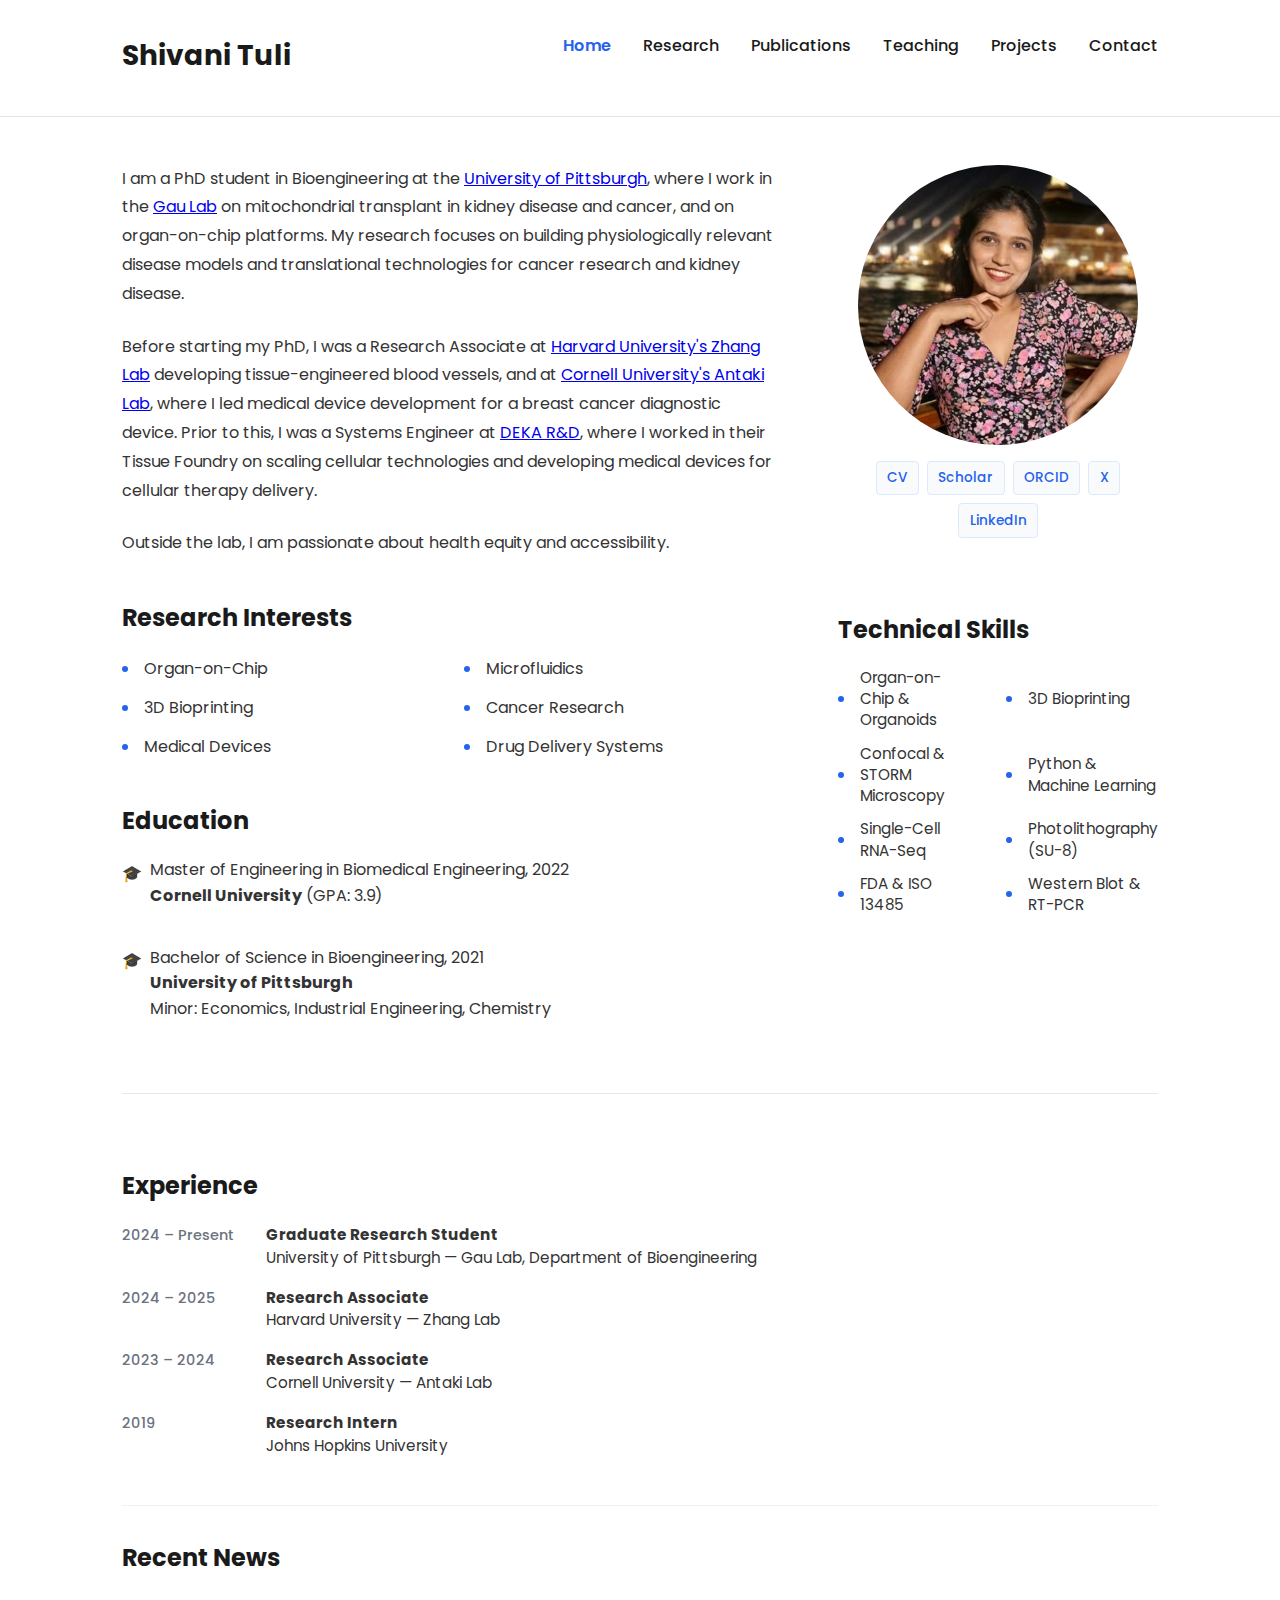
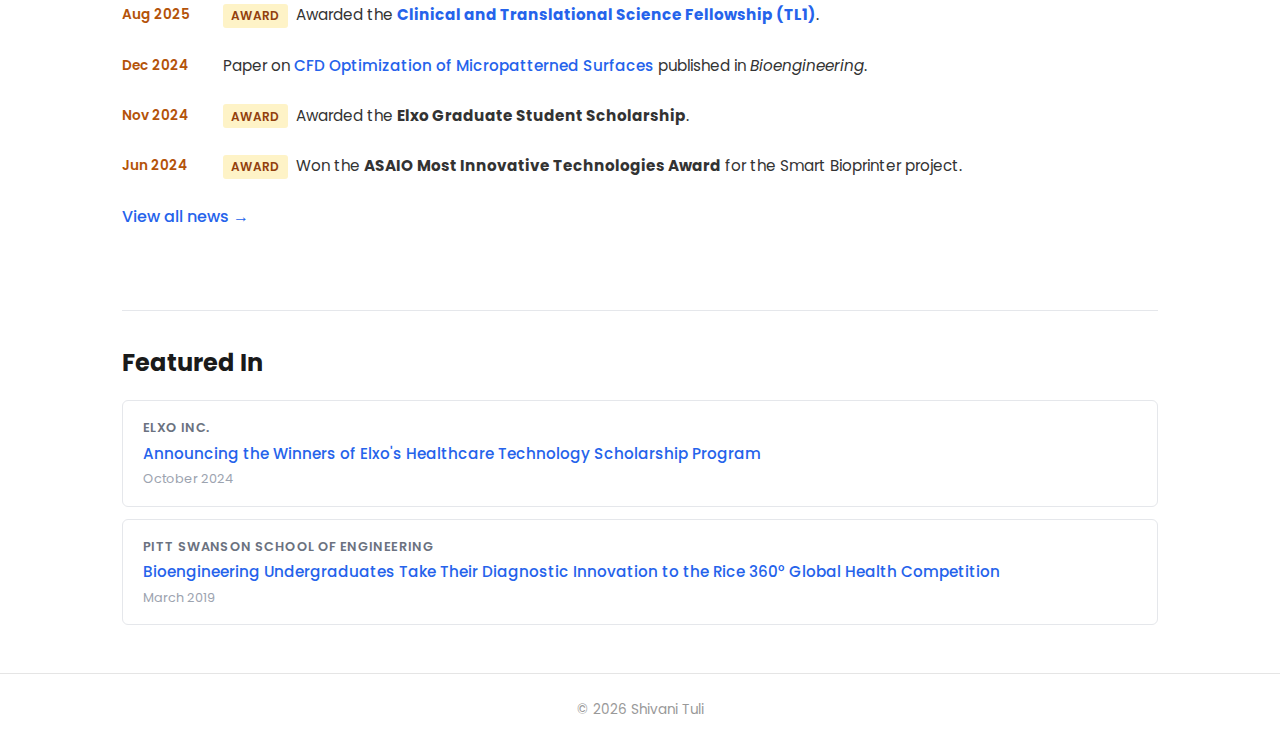
<file: index.html>
<!DOCTYPE html>
<html lang="en">

<head>
    <meta charset="UTF-8">
    <meta name="viewport" content="width=device-width, initial-scale=1.0">
    <title>Shivani Tuli</title>
    <meta name="description"
        content="Shivani Tuli — PhD student in Bioengineering at the University of Pittsburgh. Mitochondrial transplant, organ-on-chip, cancer research, kidney disease.">
    <link rel="canonical" href="https://shivanituli.com/">

    <!-- Open Graph / Social Sharing -->
    <meta property="og:type" content="website">
    <meta property="og:title" content="Shivani Tuli — Bioengineering Researcher">
    <meta property="og:description"
        content="Graduate Research Student at University of Pittsburgh. Research in microfluidics, organ-on-chip, 3D bioprinting, and cancer research.">
    <meta property="og:url" content="https://shivanituli.com/">
    <meta property="og:image" content="https://shivanituli.com/assets/images/shivani_photo.png">
    <meta property="og:site_name" content="Shivani Tuli">
    <meta name="twitter:card" content="summary">
    <meta name="twitter:site" content="@shivanituli21">
    <meta name="twitter:title" content="Shivani Tuli — Bioengineering Researcher">
    <meta name="twitter:description"
        content="Graduate Research Student at University of Pittsburgh. Research in microfluidics, organ-on-chip, 3D bioprinting, and cancer research.">
    <meta name="twitter:image" content="https://shivanituli.com/assets/images/shivani_photo.png">

    <!-- Schema.org Structured Data for AI Search -->
    <script type="application/ld+json">
    {
        "@context": "https://schema.org",
        "@type": "Person",
        "name": "Shivani Tuli",
        "url": "https://shivanituli.com",
        "image": "https://shivanituli.com/assets/images/shivani_photo.png",
        "jobTitle": "PhD Student in Bioengineering",
        "worksFor": [
            {
                "@type": "Organization",
                "name": "University of Pittsburgh",
                "department": "Bioengineering"
            },
            {
                "@type": "Organization",
                "name": "Harvard University",
                "department": "Zhang Lab"
            }
        ],
        "alumniOf": [
            {
                "@type": "CollegeOrUniversity",
                "name": "Cornell University",
                "department": "Biomedical Engineering"
            },
            {
                "@type": "CollegeOrUniversity",
                "name": "University of Pittsburgh",
                "department": "Bioengineering"
            }
        ],
        "knowsAbout": [
            "Organ-on-Chip",
            "Microfluidics",
            "3D Bioprinting",
            "Cancer Research",
            "Medical Devices",
            "Drug Delivery Systems",
            "Tissue Engineering",
            "Single-Cell RNA-Seq",
            "Confocal Microscopy"
        ],
        "sameAs": [
            "https://www.linkedin.com/in/shivanituli/",
            "https://scholar.google.com/citations?user=O6MY_9oAAAAJ",
            "https://orcid.org/0009-0004-2045-2466",
            "https://x.com/shivanituli21"
        ],
        "email": "shivanituli@pitt.edu",
        "address": {
            "@type": "PostalAddress",
            "addressLocality": "Pittsburgh",
            "addressRegion": "PA",
            "addressCountry": "US"
        }
    }
    </script>

    <link rel="preconnect" href="https://fonts.googleapis.com">
    <link rel="preconnect" href="https://fonts.gstatic.com" crossorigin>
    <link href="https://fonts.googleapis.com/css2?family=Poppins:wght@400;500;600;700&display=swap" rel="stylesheet">
    <link rel="stylesheet" href="css/style.css">
</head>

<body>
    <!-- Header injected by components.js -->

    <main>
        <div class="container">
            <!-- Intro Section -->
            <section class="intro-section">
                <div class="intro-text">
                    <p>
                        I am a PhD student in Bioengineering at the
                        <a href="https://www.engineering.pitt.edu/departments/bioengineering/"
                            target="_blank">University of Pittsburgh</a>,
                        where I work in the
                        <a href="https://www.gaulab.pitt.edu/" target="_blank">Gau Lab</a>
                        on mitochondrial transplant in kidney disease and cancer, and on organ-on-chip platforms.
                        My research focuses on building physiologically relevant disease models and translational
                        technologies for cancer research and kidney disease.
                    </p>
                    <p>
                        Before starting my PhD, I was a Research Associate at
                        <a href="https://shrikezhang.com/" target="_blank">Harvard University's Zhang Lab</a>
                        developing tissue-engineered blood vessels, and at
                        <a href="https://antakilab.bme.cornell.edu/" target="_blank">Cornell University's Antaki
                            Lab</a>,
                        where I led medical device development for a breast cancer diagnostic device.
                        Prior to this, I was a Systems Engineer at
                        <a href="https://www.dekaresearch.com/" target="_blank">DEKA R&D</a>,
                        where I worked in their Tissue Foundry on scaling cellular technologies and developing
                        medical devices for cellular therapy delivery.
                    </p>
                    <p>
                        Outside the lab, I am passionate about health equity and accessibility.
                    </p>

                    <h2 class="section-title">Research Interests</h2>
                    <div class="interests-grid">
                        <div class="interest-item">
                            <span class="interest-dot"></span>
                            <span>Organ-on-Chip</span>
                        </div>
                        <div class="interest-item">
                            <span class="interest-dot"></span>
                            <span>Microfluidics</span>
                        </div>
                        <div class="interest-item">
                            <span class="interest-dot"></span>
                            <span>3D Bioprinting</span>
                        </div>
                        <div class="interest-item">
                            <span class="interest-dot"></span>
                            <span>Cancer Research</span>
                        </div>
                        <div class="interest-item">
                            <span class="interest-dot"></span>
                            <span>Medical Devices</span>
                        </div>
                        <div class="interest-item">
                            <span class="interest-dot"></span>
                            <span>Drug Delivery Systems</span>
                        </div>
                    </div>

                    <h2 class="section-title">Education</h2>
                    <div class="education-list">
                        <div class="edu-item">
                            <span class="icon">🎓</span>
                            <p>Master of Engineering in Biomedical Engineering, 2022<br>
                                <strong>Cornell University</strong> (GPA: 3.9)
                            </p>
                        </div>
                        <div class="edu-item">
                            <span class="icon">🎓</span>
                            <p>Bachelor of Science in Bioengineering, 2021<br>
                                <strong>University of Pittsburgh</strong><br>
                                Minor: Economics, Industrial Engineering, Chemistry
                            </p>
                        </div>
                    </div>
                </div>

                <div class="profile-image">
                    <img src="assets/images/shivani_photo.png" alt="Shivani Tuli">

                    <div class="social-links">
                        <a href="#" class="social-link" title="Curriculum Vitae">CV</a>
                        <a href="https://scholar.google.com/citations?user=O6MY_9oAAAAJ" class="social-link"
                            target="_blank" title="Google Scholar">Scholar</a>
                        <a href="https://orcid.org/0009-0004-2045-2466" class="social-link" target="_blank"
                            title="ORCID">ORCID</a>
                        <a href="https://x.com/shivanituli21" class="social-link" target="_blank" title="X">X</a>
                        <a href="https://www.linkedin.com/in/shivanituli/" class="social-link" target="_blank"
                            title="LinkedIn">LinkedIn</a>
                    </div>

                    <div class="skills-section">
                        <h2 class="section-title">Technical Skills</h2>
                        <div class="skills-grid">
                            <div class="skill-item">
                                <span class="skill-dot"></span>
                                <span>Organ-on-Chip & Organoids</span>
                            </div>
                            <div class="skill-item">
                                <span class="skill-dot"></span>
                                <span>3D Bioprinting</span>
                            </div>
                            <div class="skill-item">
                                <span class="skill-dot"></span>
                                <span>Confocal & STORM Microscopy</span>
                            </div>
                            <div class="skill-item">
                                <span class="skill-dot"></span>
                                <span>Python & Machine Learning</span>
                            </div>
                            <div class="skill-item">
                                <span class="skill-dot"></span>
                                <span>Single-Cell RNA-Seq</span>
                            </div>
                            <div class="skill-item">
                                <span class="skill-dot"></span>
                                <span>Photolithography (SU-8)</span>
                            </div>
                            <div class="skill-item">
                                <span class="skill-dot"></span>
                                <span>FDA & ISO 13485</span>
                            </div>
                            <div class="skill-item">
                                <span class="skill-dot"></span>
                                <span>Western Blot & RT-PCR</span>
                            </div>
                        </div>
                    </div>
                </div>
            </section>

            <!-- Experience Section -->
            <section class="experience-section">
                <h2 class="section-title">Experience</h2>
                <div class="experience-list">
                    <div class="exp-item">
                        <div class="exp-date">2024 – Present</div>
                        <div class="exp-details">
                            <strong>Graduate Research Student</strong><br>
                            University of Pittsburgh — Gau Lab, Department of Bioengineering
                        </div>
                    </div>
                    <div class="exp-item">
                        <div class="exp-date">2024 – 2025</div>
                        <div class="exp-details">
                            <strong>Research Associate</strong><br>
                            Harvard University — Zhang Lab
                        </div>
                    </div>
                    <div class="exp-item">
                        <div class="exp-date">2023 – 2024</div>
                        <div class="exp-details">
                            <strong>Research Associate</strong><br>
                            Cornell University — Antaki Lab
                        </div>
                    </div>
                    <div class="exp-item">
                        <div class="exp-date">2019</div>
                        <div class="exp-details">
                            <strong>Research Intern</strong><br>
                            Johns Hopkins University
                        </div>
                    </div>
                </div>
            </section>

            <!-- Recent News Section -->
            <section class="news-section">
                <h2 class="section-title" style="margin-top: 0;">Recent News</h2>
                <div class="news-list">
                    <div class="news-item">
                        <span class="news-date">Aug 2025</span>
                        <span class="news-content">
                            <span class="news-tag">Award</span> Awarded the <a
                                href="https://www.icre.pitt.edu/tl1/index.html" target="_blank"><strong>Clinical and
                                    Translational Science Fellowship (TL1)</strong></a>.
                        </span>
                    </div>
                    <div class="news-item">
                        <span class="news-date">Dec 2024</span>
                        <span class="news-content">
                            Paper on <a href="https://www.mdpi.com/2306-5354/11/11/1092">CFD Optimization of
                                Micropatterned Surfaces</a> published in <em>Bioengineering</em>.
                        </span>
                    </div>
                    <div class="news-item">
                        <span class="news-date">Nov 2024</span>
                        <span class="news-content">
                            <span class="news-tag">Award</span> Awarded the <strong>Elxo Graduate Student
                                Scholarship</strong>.
                        </span>
                    </div>
                    <div class="news-item">
                        <span class="news-date">Jun 2024</span>
                        <span class="news-content">
                            <span class="news-tag">Award</span> Won the <strong>ASAIO Most Innovative Technologies
                                Award</strong> for the Smart Bioprinter project.
                        </span>
                    </div>
                </div>
                <p style="margin-top: 1rem;"><a href="research.html"
                        style="color: #2563eb; text-decoration: none; font-weight: 500;">View all news →</a></p>
            </section>

            <!-- Press Section -->
            <section class="press-section">
                <h2 class="section-title" style="margin-top: 0;">Featured In</h2>
                <div class="press-list">
                    <div class="press-item">
                        <a href="https://www.elxoinc.com/post/announcing-the-winners-of-elxo-s-healthcare-technology-scholarship-program"
                            target="_blank" class="press-link">
                            <span class="press-source">Elxo Inc.</span>
                            <span class="press-title">Announcing the Winners of Elxo's Healthcare Technology
                                Scholarship Program</span>
                            <span class="press-date">October 2024</span>
                        </a>
                    </div>
                    <div class="press-item">
                        <a href="https://news.engineering.pitt.edu/bioengineering-undergraduates-take-their-diagnostic-innovation-to-the-rice-360deg-global-health-competition/"
                            target="_blank" class="press-link">
                            <span class="press-source">Pitt Swanson School of Engineering</span>
                            <span class="press-title">Bioengineering Undergraduates Take Their Diagnostic Innovation to
                                the Rice 360° Global Health Competition</span>
                            <span class="press-date">March 2019</span>
                        </a>
                    </div>
                </div>
            </section>
        </div>
    </main>

    <!-- Footer injected by components.js -->
    <script src="js/components.js"></script>
</body>

</html>
</file>
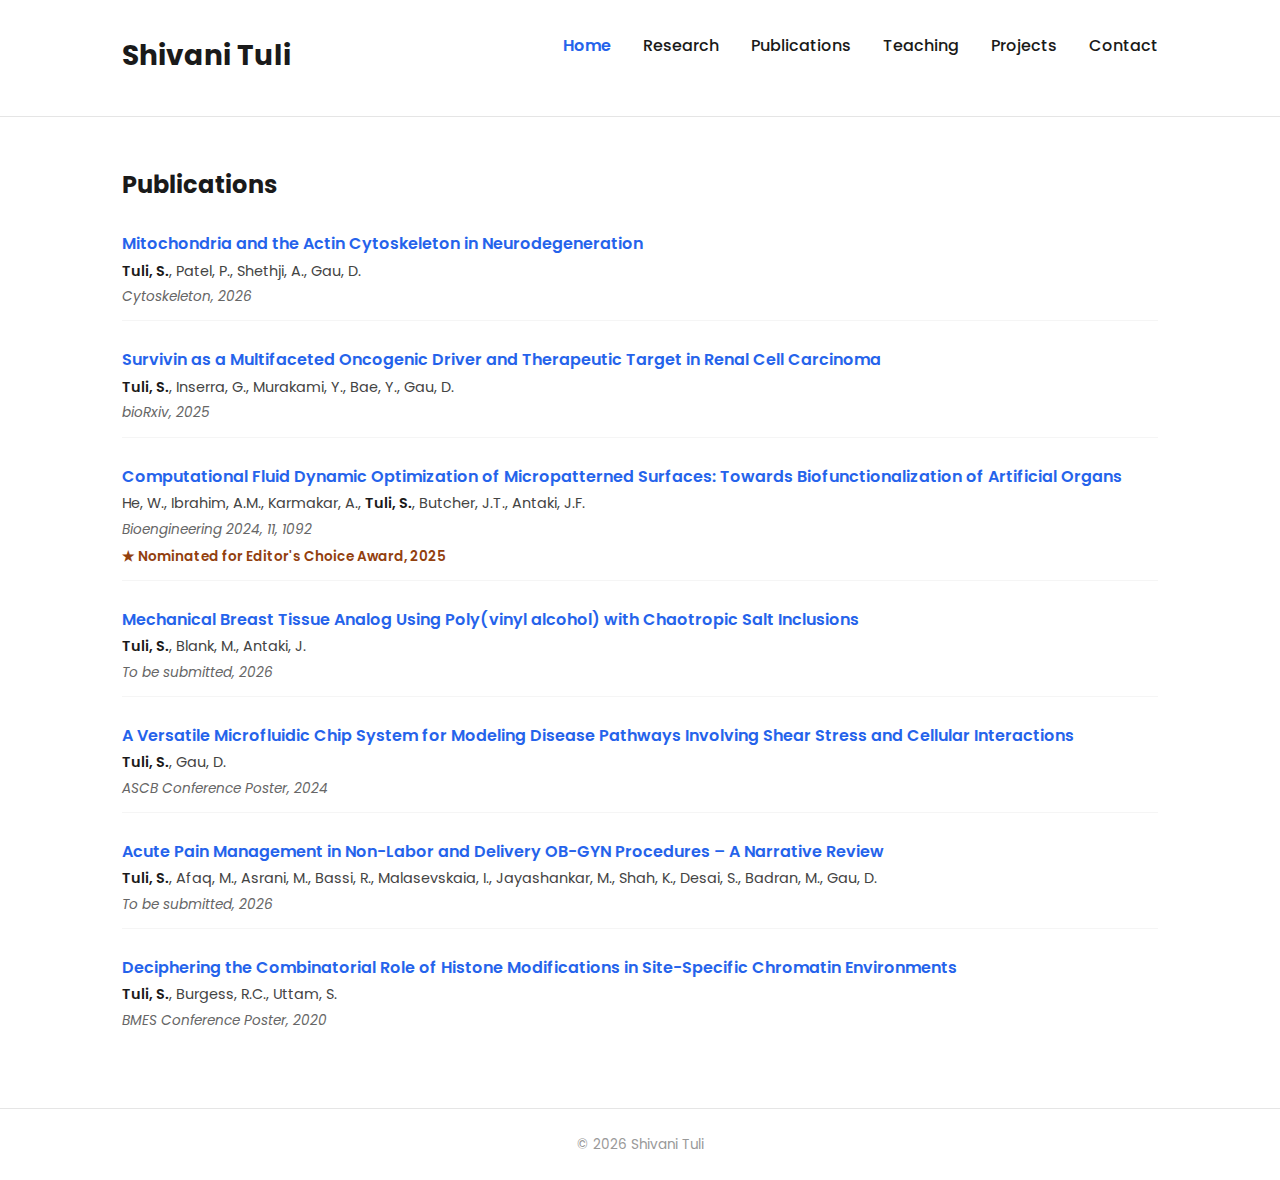
<file: publication/index.html>
<!DOCTYPE html>
<html lang="en">

<head>
    <meta charset="UTF-8">
    <meta name="viewport" content="width=device-width, initial-scale=1.0">
    <title>Publications — Shivani Tuli</title>
    <meta name="description"
        content="Publications by Shivani Tuli — Research in bioengineering, microfluidics, organ-on-chip, cancer research, and 3D bioprinting.">
    <link rel="canonical" href="https://shivanituli.com/publications.html">
    <link rel="preconnect" href="https://fonts.googleapis.com">
    <link rel="preconnect" href="https://fonts.gstatic.com" crossorigin>
    <link href="https://fonts.googleapis.com/css2?family=Poppins:wght@400;500;600;700&display=swap" rel="stylesheet">
    <link rel="stylesheet" href="../css/style.css">
</head>

<body>
    <main>
        <div class="container">
            <h2 class="section-title page-title" style="margin-top: 0;">Publications</h2>

            <div class="publications-section">

                <div class="pub-item">
                    <div class="pub-title">
                        <a href="https://pubmed.ncbi.nlm.nih.gov/41503832/" target="_blank">Mitochondria and the Actin
                            Cytoskeleton in Neurodegeneration</a>
                    </div>
                    <div class="pub-authors">
                        <strong>Tuli, S.</strong>, Patel, P., Shethji, A., Gau, D.
                    </div>
                    <div class="pub-venue">Cytoskeleton, 2026</div>
                </div>

                <div class="pub-item">
                    <div class="pub-title">
                        <a href="https://doi.org/10.1101/2025.09.02.673805" target="_blank">Survivin as a Multifaceted
                            Oncogenic Driver and Therapeutic Target in Renal Cell Carcinoma</a>
                    </div>
                    <div class="pub-authors">
                        <strong>Tuli, S.</strong>, Inserra, G., Murakami, Y., Bae, Y., Gau, D.
                    </div>
                    <div class="pub-venue">bioRxiv, 2025</div>
                </div>

                <div class="pub-item">
                    <div class="pub-title">
                        <a href="https://www.mdpi.com/2306-5354/11/11/1092" target="_blank">Computational Fluid Dynamic
                            Optimization of Micropatterned Surfaces: Towards Biofunctionalization of Artificial
                            Organs</a>
                    </div>
                    <div class="pub-authors">
                        He, W., Ibrahim, A.M., Karmakar, A., <strong>Tuli, S.</strong>, Butcher, J.T., Antaki, J.F.
                    </div>
                    <div class="pub-venue">Bioengineering 2024, 11, 1092</div>
                    <div class="pub-award">★ Nominated for Editor's Choice Award, 2025</div>
                </div>

                <div class="pub-item">
                    <div class="pub-title">
                        Mechanical Breast Tissue Analog Using Poly(vinyl alcohol) with Chaotropic Salt Inclusions
                    </div>
                    <div class="pub-authors">
                        <strong>Tuli, S.</strong>, Blank, M., Antaki, J.
                    </div>
                    <div class="pub-venue">To be submitted, 2026</div>
                </div>

                <div class="pub-item">
                    <div class="pub-title">
                        <a href="poster-ascb-2024.html">A Versatile Microfluidic Chip System for Modeling Disease
                            Pathways Involving Shear
                            Stress and Cellular Interactions</a>
                    </div>
                    <div class="pub-authors">
                        <strong>Tuli, S.</strong>, Gau, D.
                    </div>
                    <div class="pub-venue">ASCB Conference Poster, 2024</div>
                </div>

                <div class="pub-item">
                    <div class="pub-title">
                        Acute Pain Management in Non-Labor and Delivery OB-GYN Procedures – A Narrative Review
                    </div>
                    <div class="pub-authors">
                        <strong>Tuli, S.</strong>, Afaq, M., Asrani, M., Bassi, R., Malasevskaia, I., Jayashankar, M.,
                        Shah, K., Desai, S., Badran, M., Gau, D.
                    </div>
                    <div class="pub-venue">To be submitted, 2026</div>
                </div>

                <div class="pub-item">
                    <div class="pub-title">
                        <a href="poster-bmes-2020.html">Deciphering the Combinatorial Role of Histone Modifications in
                            Site-Specific
                            Chromatin Environments</a>
                    </div>
                    <div class="pub-authors">
                        <strong>Tuli, S.</strong>, Burgess, R.C., Uttam, S.
                    </div>
                    <div class="pub-venue">BMES Conference Poster, 2020</div>
                </div>

            </div>
        </div>
    </main>

    <script src="../js/components.js"></script>
</body>

</html>
</file>
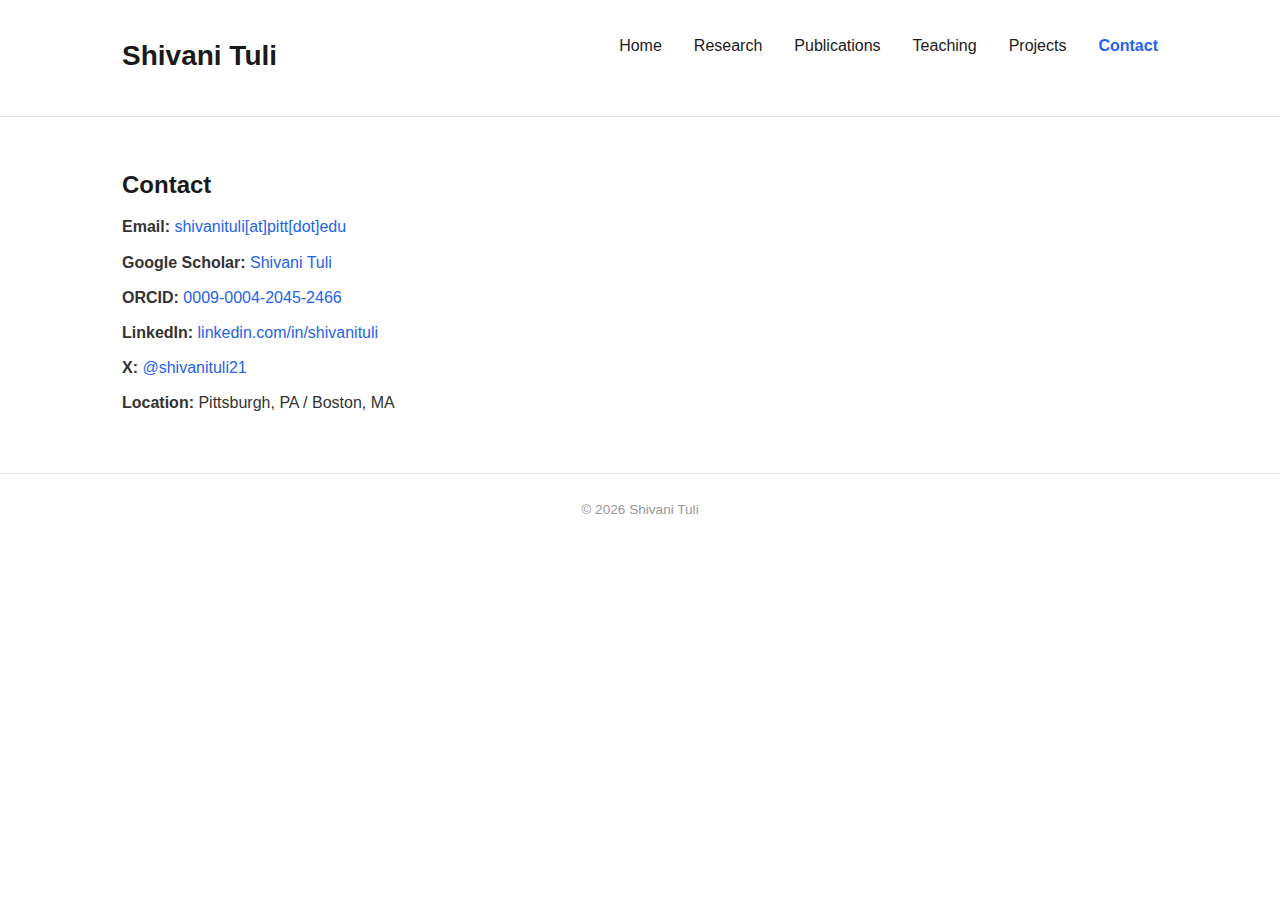
<file: contact.html>
<!DOCTYPE html>
<html lang="en">

<head>
    <meta charset="UTF-8">
    <meta name="viewport" content="width=device-width, initial-scale=1.0">
    <title>Contact — Shivani Tuli</title>
    <meta name="description" content="Get in touch with Shivani Tuli. Contact information and social media links.">
    <link rel="preconnect" href="https://fonts.googleapis.com">
    <link rel="preconnect" href="https://fonts.gstatic.com" crossorigin>
    <link href="https://fonts.googleapis.com/css2?family=Inter:wght@400;500;600;700&display=swap" rel="stylesheet">
    <link rel="stylesheet" href="css/style.css">
</head>

<body>
    <main>
        <div class="container">
            <h2 class="section-title page-title" style="margin-top: 0;">Contact</h2>

            <div class="contact-info">
                <p><strong>Email:</strong> <a href="mailto:shivanituli@pitt.edu">shivanituli[at]pitt[dot]edu</a></p>
                <p><strong>Google Scholar:</strong> <a href="https://scholar.google.com/citations?user=O6MY_9oAAAAJ"
                        target="_blank">Shivani Tuli</a></p>
                <p><strong>ORCID:</strong> <a href="https://orcid.org/0009-0004-2045-2466"
                        target="_blank">0009-0004-2045-2466</a></p>
                <p><strong>LinkedIn:</strong> <a href="https://www.linkedin.com/in/shivanituli/"
                        target="_blank">linkedin.com/in/shivanituli</a></p>
                <p><strong>X:</strong> <a href="https://x.com/shivanituli21" target="_blank">@shivanituli21</a>
                </p>
                <p><strong>Location:</strong> Pittsburgh, PA / Boston, MA</p>
            </div>
        </div>
    </main>

    <script src="js/components.js"></script>
</body>

</html>
</file>
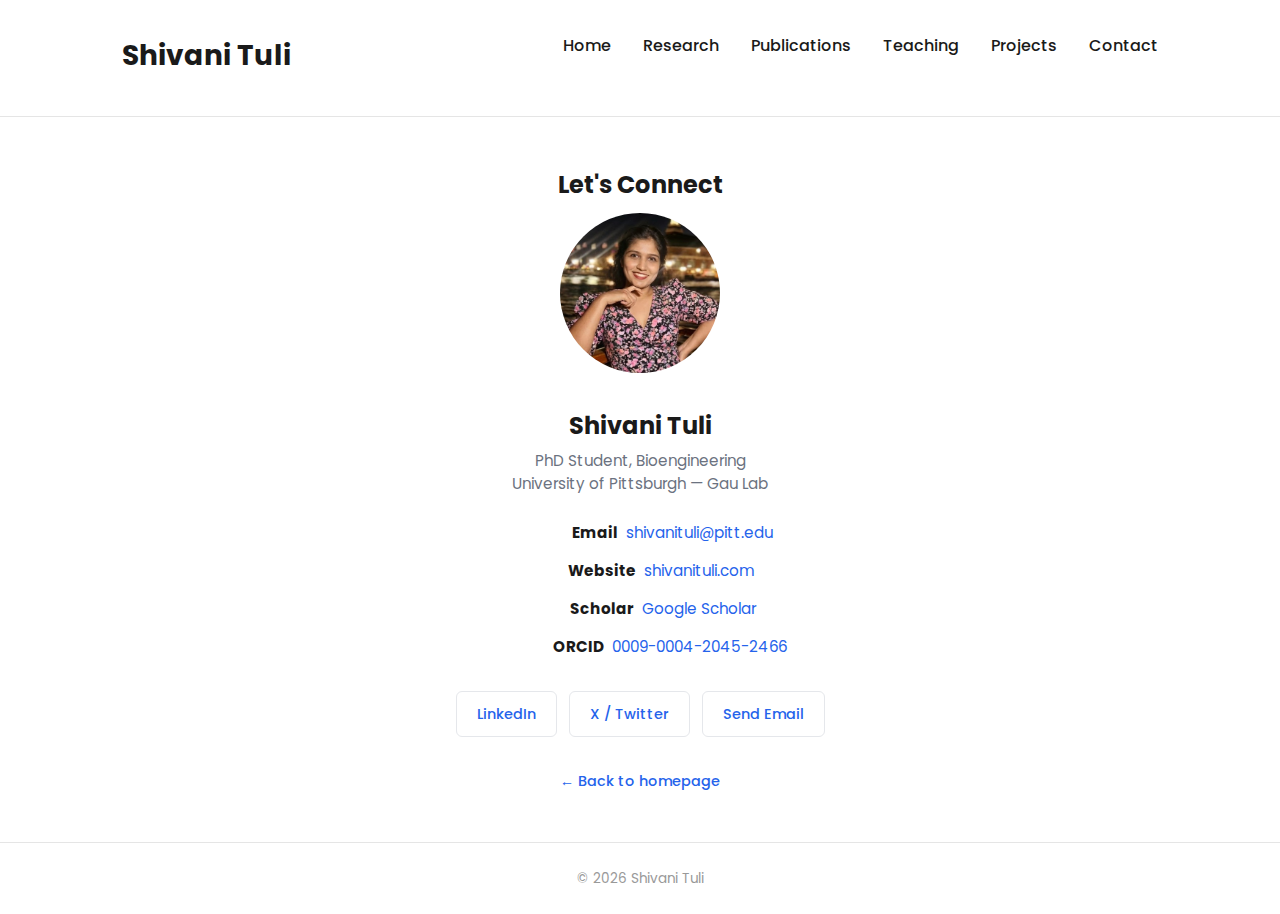
<file: poster-contact.html>
<!DOCTYPE html>
<html lang="en">

<head>
    <meta charset="UTF-8">
    <meta name="viewport" content="width=device-width, initial-scale=1.0">
    <title>Contact — Shivani Tuli</title>
    <meta name="robots" content="noindex, nofollow">
    <link rel="preconnect" href="https://fonts.googleapis.com">
    <link rel="preconnect" href="https://fonts.gstatic.com" crossorigin>
    <link href="https://fonts.googleapis.com/css2?family=Poppins:wght@400;500;600;700&display=swap" rel="stylesheet">
    <link rel="stylesheet" href="css/style.css">
    <style>
        .poster-contact {
            max-width: 600px;
            margin: 0 auto;
            text-align: center;
        }

        .poster-contact h2 {
            margin-bottom: 0.5rem;
        }

        .contact-subtitle {
            color: #6b7280;
            font-size: 0.9rem;
            margin-bottom: 2rem;
        }

        .contact-photo {
            width: 160px;
            height: 160px;
            border-radius: 50%;
            object-fit: cover;
            object-position: center top;
            margin-bottom: 1.5rem;
        }

        .contact-name {
            font-size: 1.5rem;
            font-weight: 700;
            color: #1a1a1a;
            margin-bottom: 0.25rem;
        }

        .contact-affiliation {
            color: #6b7280;
            font-size: 0.95rem;
            margin-bottom: 1.5rem;
            line-height: 1.5;
        }

        .contact-links {
            display: flex;
            flex-direction: column;
            gap: 0.75rem;
            align-items: center;
            margin-bottom: 2rem;
        }

        .contact-link-item {
            display: flex;
            align-items: center;
            gap: 0.5rem;
            font-size: 0.95rem;
        }

        .contact-link-item strong {
            color: #1a1a1a;
            min-width: 110px;
            text-align: right;
        }

        .contact-link-item a {
            color: #2563eb;
            text-decoration: none;
        }

        .contact-link-item a:hover {
            text-decoration: underline;
        }

        .contact-buttons {
            display: flex;
            gap: 0.75rem;
            justify-content: center;
            flex-wrap: wrap;
            margin-top: 1.5rem;
        }

        .contact-btn {
            display: inline-block;
            padding: 0.6rem 1.25rem;
            border: 1px solid #e5e7eb;
            border-radius: 6px;
            color: #2563eb;
            text-decoration: none;
            font-weight: 500;
            font-size: 0.9rem;
            transition: all 0.2s;
        }

        .contact-btn:hover {
            background: #2563eb;
            color: #fff;
            border-color: #2563eb;
        }

        .back-link {
            display: inline-block;
            margin-top: 2rem;
            color: #2563eb;
            text-decoration: none;
            font-weight: 500;
            font-size: 0.9rem;
        }

        .back-link:hover {
            text-decoration: underline;
        }
    </style>
</head>

<body>
    <main>
        <div class="container">
            <section class="poster-contact">
                <h2 class="section-title page-title" style="margin-top: 0;">Let's Connect</h2>

                <img src="assets/images/shivani_photo.png" alt="Shivani Tuli" class="contact-photo">

                <div class="contact-name">Shivani Tuli</div>
                <div class="contact-affiliation">
                    PhD Student, Bioengineering<br>
                    University of Pittsburgh — Gau Lab
                </div>

                <div class="contact-links">
                    <div class="contact-link-item">
                        <strong>Email</strong>
                        <a href="mailto:shivanituli@pitt.edu">shivanituli@pitt.edu</a>
                    </div>
                    <div class="contact-link-item">
                        <strong>Website</strong>
                        <a href="https://shivanituli.com" target="_blank">shivanituli.com</a>
                    </div>
                    <div class="contact-link-item">
                        <strong>Scholar</strong>
                        <a href="https://scholar.google.com/citations?user=O6MY_9oAAAAJ" target="_blank">Google
                            Scholar</a>
                    </div>
                    <div class="contact-link-item">
                        <strong>ORCID</strong>
                        <a href="https://orcid.org/0009-0004-2045-2466" target="_blank">0009-0004-2045-2466</a>
                    </div>
                </div>

                <div class="contact-buttons">
                    <a href="https://www.linkedin.com/in/shivanituli/" target="_blank" class="contact-btn">LinkedIn</a>
                    <a href="https://x.com/shivanituli21" target="_blank" class="contact-btn">X / Twitter</a>
                    <a href="mailto:shivanituli@pitt.edu" class="contact-btn">Send Email</a>
                </div>

                <a href="index.html" class="back-link">← Back to homepage</a>
            </section>
        </div>
    </main>

    <script src="js/components.js"></script>
</body>

</html>
</file>
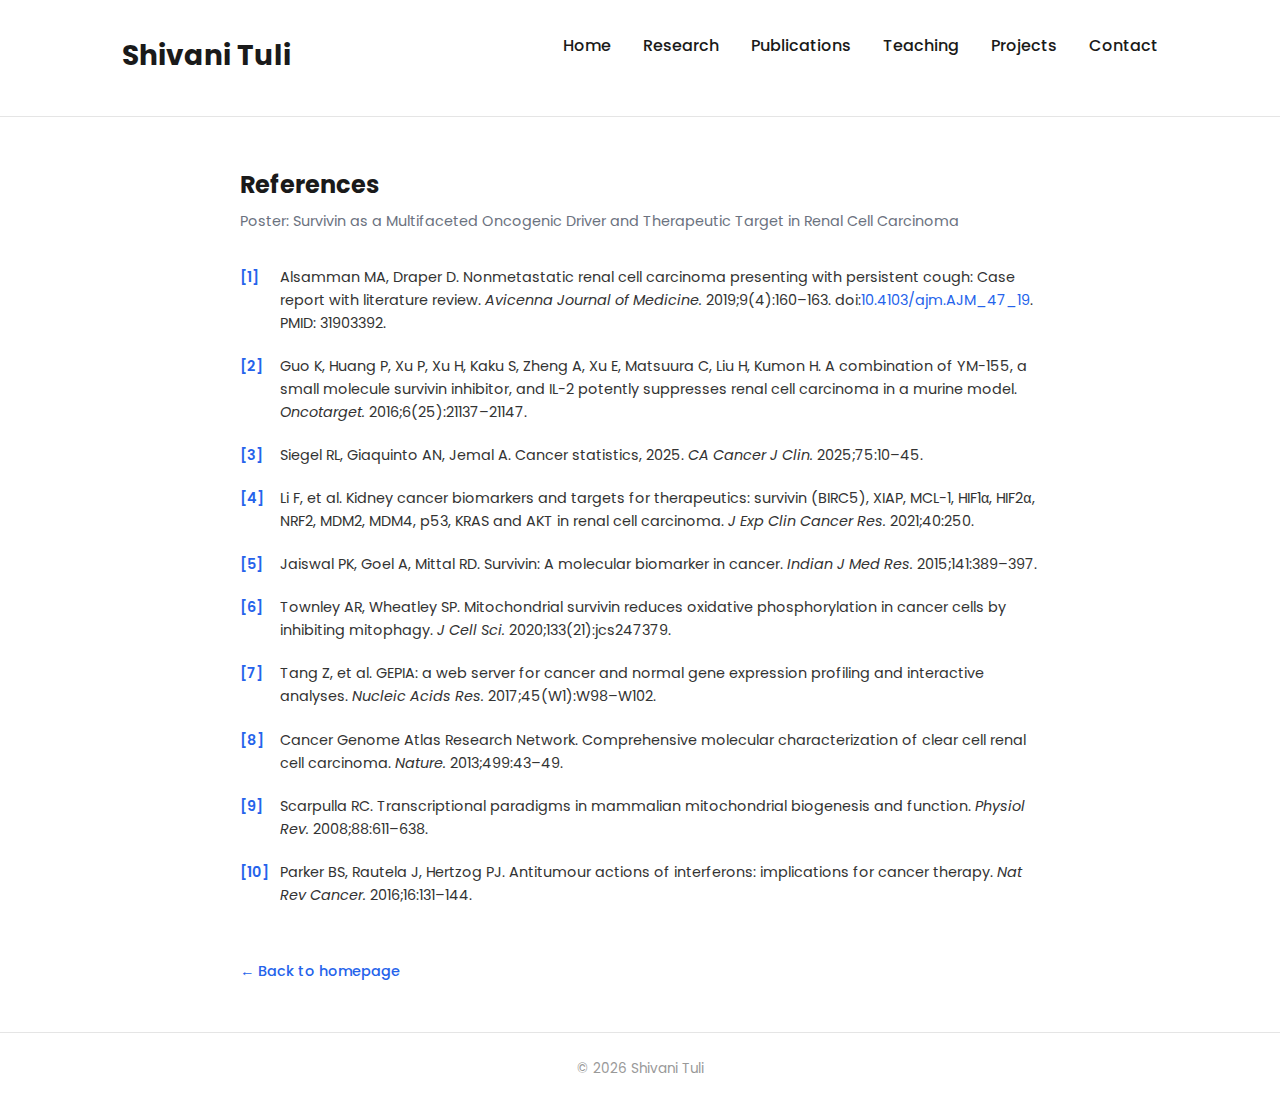
<file: poster-references.html>
<!DOCTYPE html>
<html lang="en">

<head>
    <meta charset="UTF-8">
    <meta name="viewport" content="width=device-width, initial-scale=1.0">
    <title>Poster References — Shivani Tuli</title>
    <meta name="robots" content="noindex, nofollow">
    <link rel="preconnect" href="https://fonts.googleapis.com">
    <link rel="preconnect" href="https://fonts.gstatic.com" crossorigin>
    <link href="https://fonts.googleapis.com/css2?family=Poppins:wght@400;500;600;700&display=swap" rel="stylesheet">
    <link rel="stylesheet" href="css/style.css">
    <style>
        .poster-ref-section {
            max-width: 800px;
            margin: 0 auto;
        }

        .poster-ref-section h2 {
            margin-bottom: 0.25rem;
        }

        .poster-ref-subtitle {
            color: #6b7280;
            font-size: 0.9rem;
            margin-bottom: 2rem;
        }

        .ref-list {
            list-style: none;
            padding: 0;
            counter-reset: ref-counter;
        }

        .ref-list li {
            counter-increment: ref-counter;
            margin-bottom: 1.25rem;
            padding-left: 2.5rem;
            position: relative;
            font-size: 0.9rem;
            line-height: 1.6;
            color: #333;
        }

        .ref-list li::before {
            content: "[" counter(ref-counter) "]";
            position: absolute;
            left: 0;
            font-weight: 600;
            color: #2563eb;
        }

        .ref-list li a {
            color: #2563eb;
            text-decoration: none;
        }

        .ref-list li a:hover {
            text-decoration: underline;
        }

        .back-link {
            display: inline-block;
            margin-top: 2rem;
            color: #2563eb;
            text-decoration: none;
            font-weight: 500;
            font-size: 0.9rem;
        }

        .back-link:hover {
            text-decoration: underline;
        }
    </style>
</head>

<body>
    <main>
        <div class="container">
            <section class="poster-ref-section">
                <h2 class="section-title page-title" style="margin-top: 0;">References</h2>
                <p class="poster-ref-subtitle">Poster: Survivin as a Multifaceted Oncogenic Driver and Therapeutic
                    Target in Renal Cell Carcinoma</p>

                <ol class="ref-list">
                    <li>Alsamman MA, Draper D. Nonmetastatic renal cell carcinoma presenting with persistent cough:
                        Case report with literature review. <em>Avicenna Journal of Medicine.</em>
                        2019;9(4):160–163. doi:<a href="https://doi.org/10.4103/ajm.AJM_47_19"
                            target="_blank">10.4103/ajm.AJM_47_19</a>. PMID: 31903392.</li>

                    <li>Guo K, Huang P, Xu P, Xu H, Kaku S, Zheng A, Xu E, Matsuura C, Liu H, Kumon H. A combination
                        of YM-155, a small molecule survivin inhibitor, and IL-2 potently suppresses renal cell
                        carcinoma in a murine model. <em>Oncotarget.</em> 2016;6(25):21137–21147.</li>

                    <li>Siegel RL, Giaquinto AN, Jemal A. Cancer statistics, 2025. <em>CA Cancer J Clin.</em>
                        2025;75:10–45.</li>

                    <li>Li F, et al. Kidney cancer biomarkers and targets for therapeutics: survivin (BIRC5), XIAP,
                        MCL-1, HIF1α, HIF2α, NRF2, MDM2, MDM4, p53, KRAS and AKT in renal cell carcinoma. <em>J Exp
                            Clin Cancer Res.</em> 2021;40:250.</li>

                    <li>Jaiswal PK, Goel A, Mittal RD. Survivin: A molecular biomarker in cancer. <em>Indian J Med
                            Res.</em> 2015;141:389–397.</li>

                    <li>Townley AR, Wheatley SP. Mitochondrial survivin reduces oxidative phosphorylation in cancer
                        cells by inhibiting mitophagy. <em>J Cell Sci.</em> 2020;133(21):jcs247379.</li>

                    <li>Tang Z, et al. GEPIA: a web server for cancer and normal gene expression profiling and
                        interactive analyses. <em>Nucleic Acids Res.</em> 2017;45(W1):W98–W102.</li>

                    <li>Cancer Genome Atlas Research Network. Comprehensive molecular characterization of clear cell
                        renal cell carcinoma. <em>Nature.</em> 2013;499:43–49.</li>

                    <li>Scarpulla RC. Transcriptional paradigms in mammalian mitochondrial biogenesis and function.
                        <em>Physiol Rev.</em> 2008;88:611–638.</li>

                    <li>Parker BS, Rautela J, Hertzog PJ. Antitumour actions of interferons: implications for cancer
                        therapy. <em>Nat Rev Cancer.</em> 2016;16:131–144.</li>
                </ol>

                <a href="index.html" class="back-link">← Back to homepage</a>
            </section>
        </div>
    </main>

    <script src="js/components.js"></script>
</body>

</html>
</file>
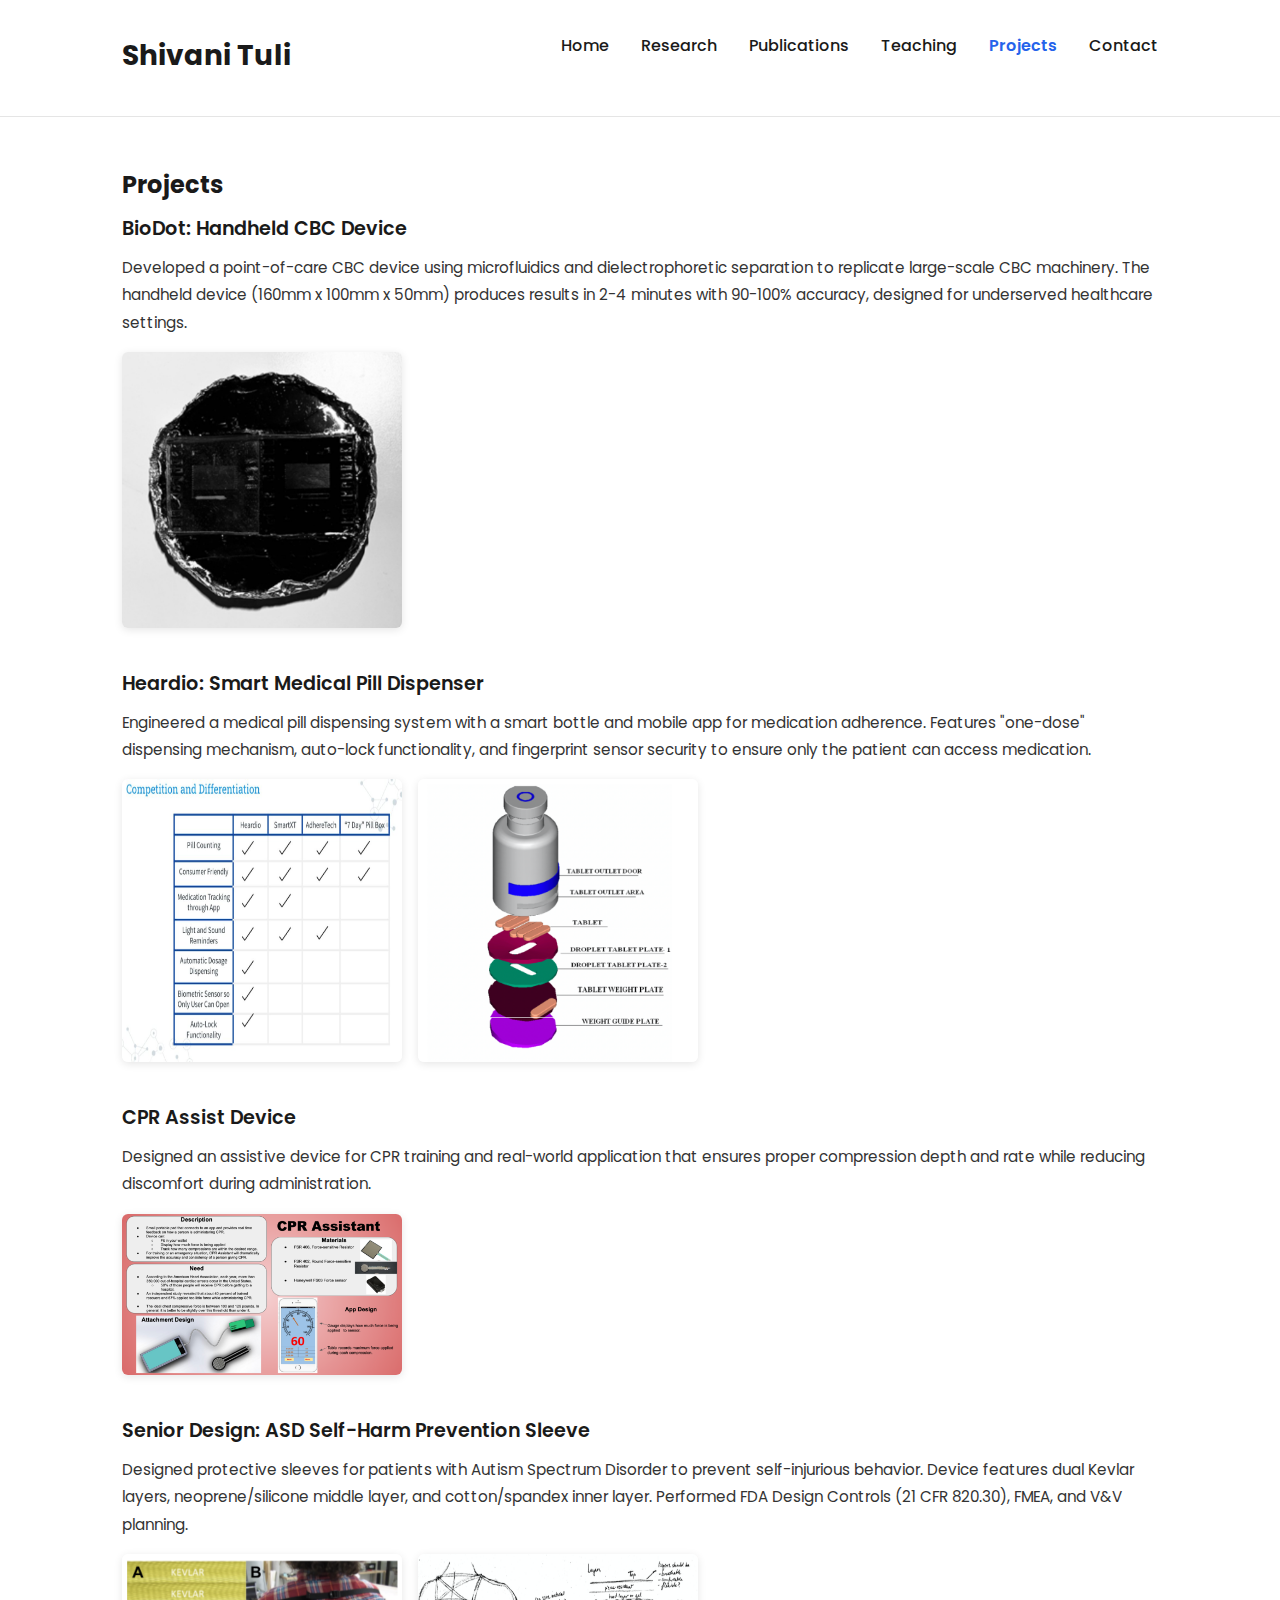
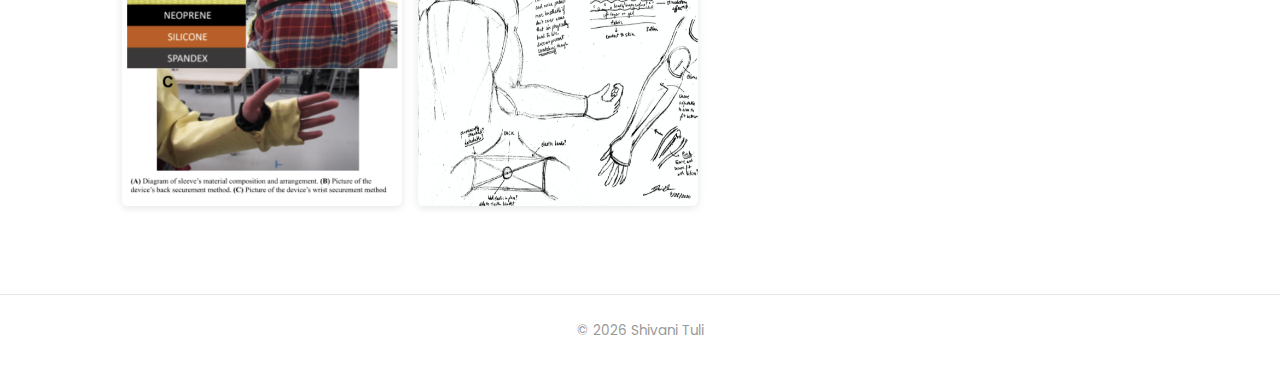
<file: projects.html>
<!DOCTYPE html>
<html lang="en">

<head>
    <meta charset="UTF-8">
    <meta name="viewport" content="width=device-width, initial-scale=1.0">
    <title>Projects — Shivani Tuli</title>
    <meta name="description"
        content="Engineering and design projects by Shivani Tuli including BioDot CBC device, Heardio pill dispenser, CPR assist device, and more.">
    <link rel="preconnect" href="https://fonts.googleapis.com">
    <link rel="preconnect" href="https://fonts.gstatic.com" crossorigin>
    <link href="https://fonts.googleapis.com/css2?family=Poppins:wght@400;500;600;700&display=swap" rel="stylesheet">
    <link rel="stylesheet" href="css/style.css">
</head>

<body>
    <main>
        <div class="container">
            <h2 class="section-title page-title" style="margin-top: 0;">Projects</h2>

            <div class="research-section">
                <h3>BioDot: Handheld CBC Device</h3>
                <p>
                    Developed a point-of-care CBC device using microfluidics and dielectrophoretic separation to
                    replicate large-scale CBC machinery. The handheld device (160mm x 100mm x 50mm) produces results in
                    2-4 minutes with 90-100% accuracy, designed for underserved healthcare settings.
                </p>
                <div class="research-images">
                    <img src="assets/images/biodot_device.jpeg" alt="BioDot Device">
                </div>
            </div>

            <div class="research-section">
                <h3>Heardio: Smart Medical Pill Dispenser</h3>
                <p>
                    Engineered a medical pill dispensing system with a smart bottle and mobile app for medication
                    adherence. Features "one-dose" dispensing mechanism, auto-lock functionality, and fingerprint sensor
                    security to ensure only the patient can access medication.
                </p>
                <div class="research-images">
                    <img src="assets/images/heardio_device.jpeg" alt="Heardio Device">
                    <img src="assets/images/heardio_app.png" alt="Heardio App">
                </div>
            </div>

            <div class="research-section">
                <h3>CPR Assist Device</h3>
                <p>
                    Designed an assistive device for CPR training and real-world application that ensures proper
                    compression depth and rate while reducing discomfort during administration.
                </p>
                <div class="research-images">
                    <img src="assets/images/cpr_assist.png" alt="CPR Assist">
                </div>
            </div>

            <div class="research-section">
                <h3>Senior Design: ASD Self-Harm Prevention Sleeve</h3>
                <p>
                    Designed protective sleeves for patients with Autism Spectrum Disorder to prevent self-injurious
                    behavior. Device features dual Kevlar layers, neoprene/silicone middle layer, and cotton/spandex
                    inner layer. Performed FDA Design Controls (21 CFR 820.30), FMEA, and V&V planning.
                </p>
                <div class="research-images">
                    <img src="assets/images/asd_sleeve_design.png" alt="ASD Sleeve Design">
                    <img src="assets/images/asd_sleeve_prototype.png" alt="ASD Sleeve Prototype">
                </div>
            </div>
        </div>
    </main>

    <script src="js/components.js"></script>
</body>

</html>
</file>
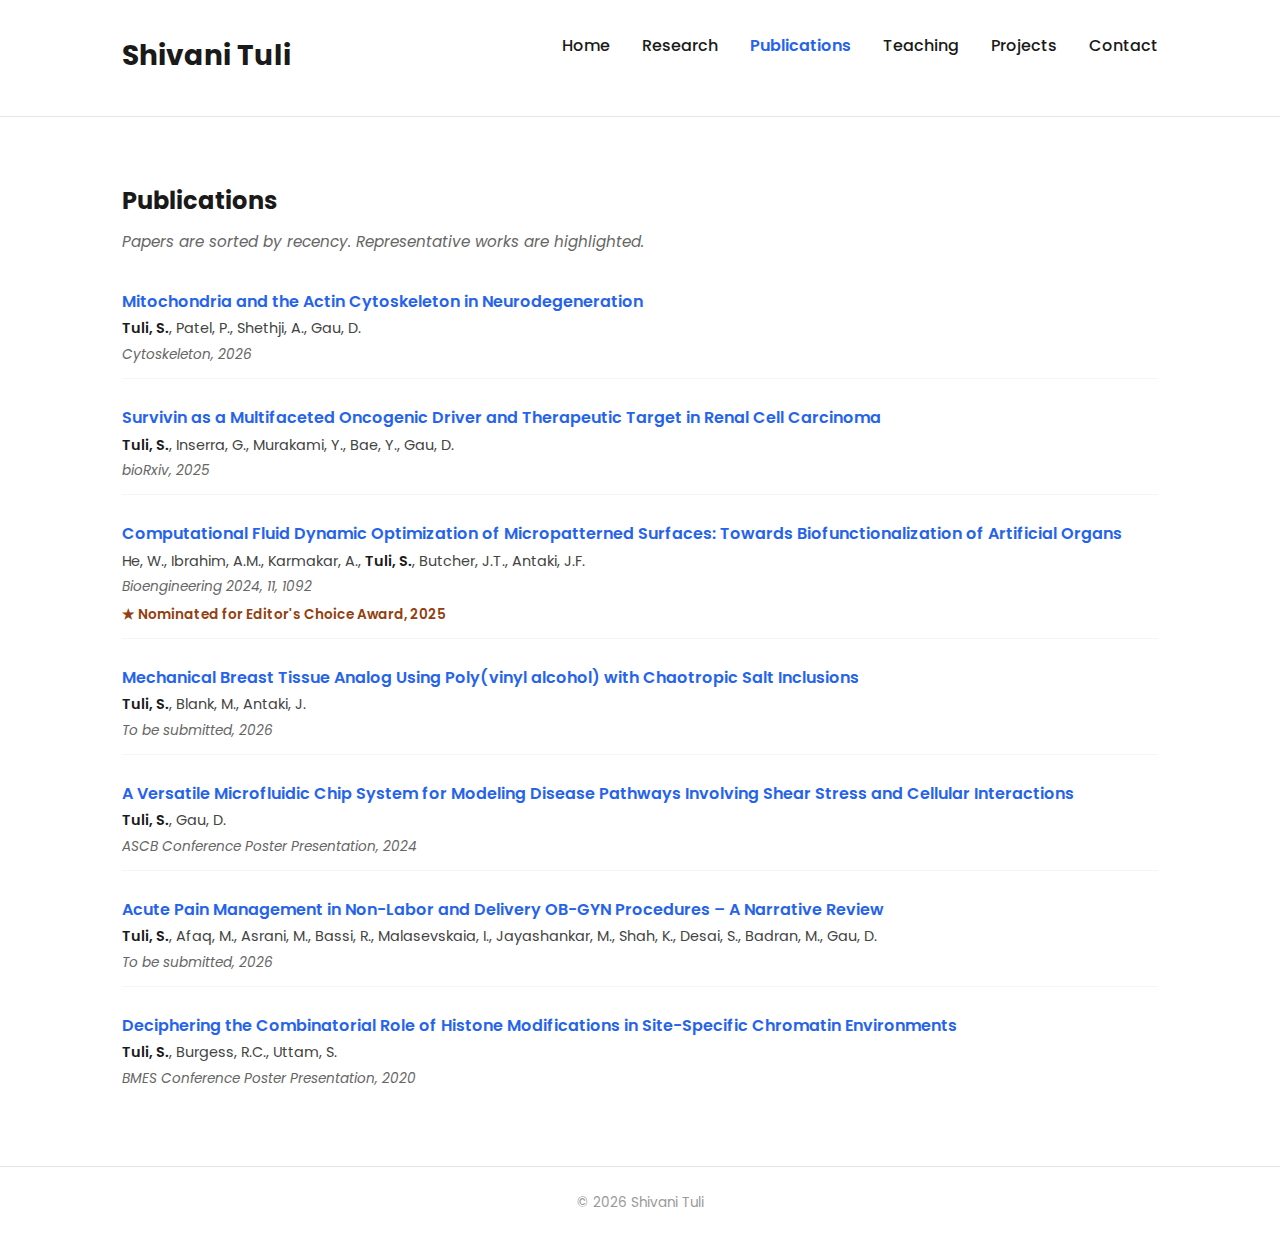
<file: publications.html>
<!DOCTYPE html>
<html lang="en">

<head>
    <meta charset="UTF-8">
    <meta name="viewport" content="width=device-width, initial-scale=1.0">
    <title>Publications — Shivani Tuli</title>
    <meta name="description"
        content="Research publications by Shivani Tuli in bioengineering, microfluidics, cancer research, and medical devices.">
    <link rel="preconnect" href="https://fonts.googleapis.com">
    <link rel="preconnect" href="https://fonts.gstatic.com" crossorigin>
    <link href="https://fonts.googleapis.com/css2?family=Poppins:wght@400;500;600;700&display=swap" rel="stylesheet">
    <link rel="stylesheet" href="css/style.css">
</head>

<body>
    <main>
        <div class="container">
            <section class="publications-section">
                <h2 class="section-title page-title" style="margin-top: 0;">Publications</h2>
                <p class="pub-subtitle">Papers are sorted by recency. Representative works are highlighted.</p>

                <div class="pub-item">
                    <div class="pub-title">
                        <a href="https://pubmed.ncbi.nlm.nih.gov/41503832/" target="_blank">Mitochondria and the Actin
                            Cytoskeleton in Neurodegeneration</a>
                    </div>
                    <div class="pub-authors">
                        <strong>Tuli, S.</strong>, Patel, P., Shethji, A., Gau, D.
                    </div>
                    <div class="pub-venue">Cytoskeleton, 2026</div>
                </div>

                <div class="pub-item">
                    <div class="pub-title">
                        <a href="https://doi.org/10.1101/2025.09.02.673805" target="_blank">Survivin as a Multifaceted
                            Oncogenic Driver and Therapeutic Target in Renal Cell Carcinoma</a>
                    </div>
                    <div class="pub-authors">
                        <strong>Tuli, S.</strong>, Inserra, G., Murakami, Y., Bae, Y., Gau, D.
                    </div>
                    <div class="pub-venue">bioRxiv, 2025</div>
                </div>

                <div class="pub-item">
                    <div class="pub-title">
                        <a href="https://www.mdpi.com/2306-5354/11/11/1092" target="_blank">Computational Fluid Dynamic
                            Optimization of Micropatterned Surfaces: Towards Biofunctionalization of Artificial
                            Organs</a>
                    </div>
                    <div class="pub-authors">
                        He, W., Ibrahim, A.M., Karmakar, A., <strong>Tuli, S.</strong>, Butcher, J.T., Antaki, J.F.
                    </div>
                    <div class="pub-venue">Bioengineering 2024, 11, 1092</div>
                    <div class="pub-award">★ Nominated for Editor's Choice Award, 2025</div>
                </div>

                <div class="pub-item">
                    <div class="pub-title">
                        Mechanical Breast Tissue Analog Using Poly(vinyl alcohol) with Chaotropic Salt Inclusions
                    </div>
                    <div class="pub-authors">
                        <strong>Tuli, S.</strong>, Blank, M., Antaki, J.
                    </div>
                    <div class="pub-venue">To be submitted, 2026</div>
                </div>

                <div class="pub-item">
                    <div class="pub-title">
                        <a href="poster-ascb-2024.html">A Versatile Microfluidic Chip System for Modeling Disease
                            Pathways Involving Shear
                            Stress and Cellular Interactions</a>
                    </div>
                    <div class="pub-authors">
                        <strong>Tuli, S.</strong>, Gau, D.
                    </div>
                    <div class="pub-venue">ASCB Conference Poster Presentation, 2024</div>
                </div>

                <div class="pub-item">
                    <div class="pub-title">
                        Acute Pain Management in Non-Labor and Delivery OB-GYN Procedures – A Narrative Review
                    </div>
                    <div class="pub-authors">
                        <strong>Tuli, S.</strong>, Afaq, M., Asrani, M., Bassi, R., Malasevskaia, I., Jayashankar, M.,
                        Shah, K., Desai, S., Badran, M., Gau, D.
                    </div>
                    <div class="pub-venue">To be submitted, 2026</div>
                </div>


                <div class="pub-item">
                    <div class="pub-title">
                        <a href="poster-bmes-2020.html">Deciphering the Combinatorial Role of Histone Modifications in
                            Site-Specific
                            Chromatin Environments</a>
                    </div>
                    <div class="pub-authors">
                        <strong>Tuli, S.</strong>, Burgess, R.C., Uttam, S.
                    </div>
                    <div class="pub-venue">BMES Conference Poster Presentation, 2020</div>
                </div>
            </section>
        </div>
    </main>

    <script src="js/components.js"></script>
</body>

</html>
</file>
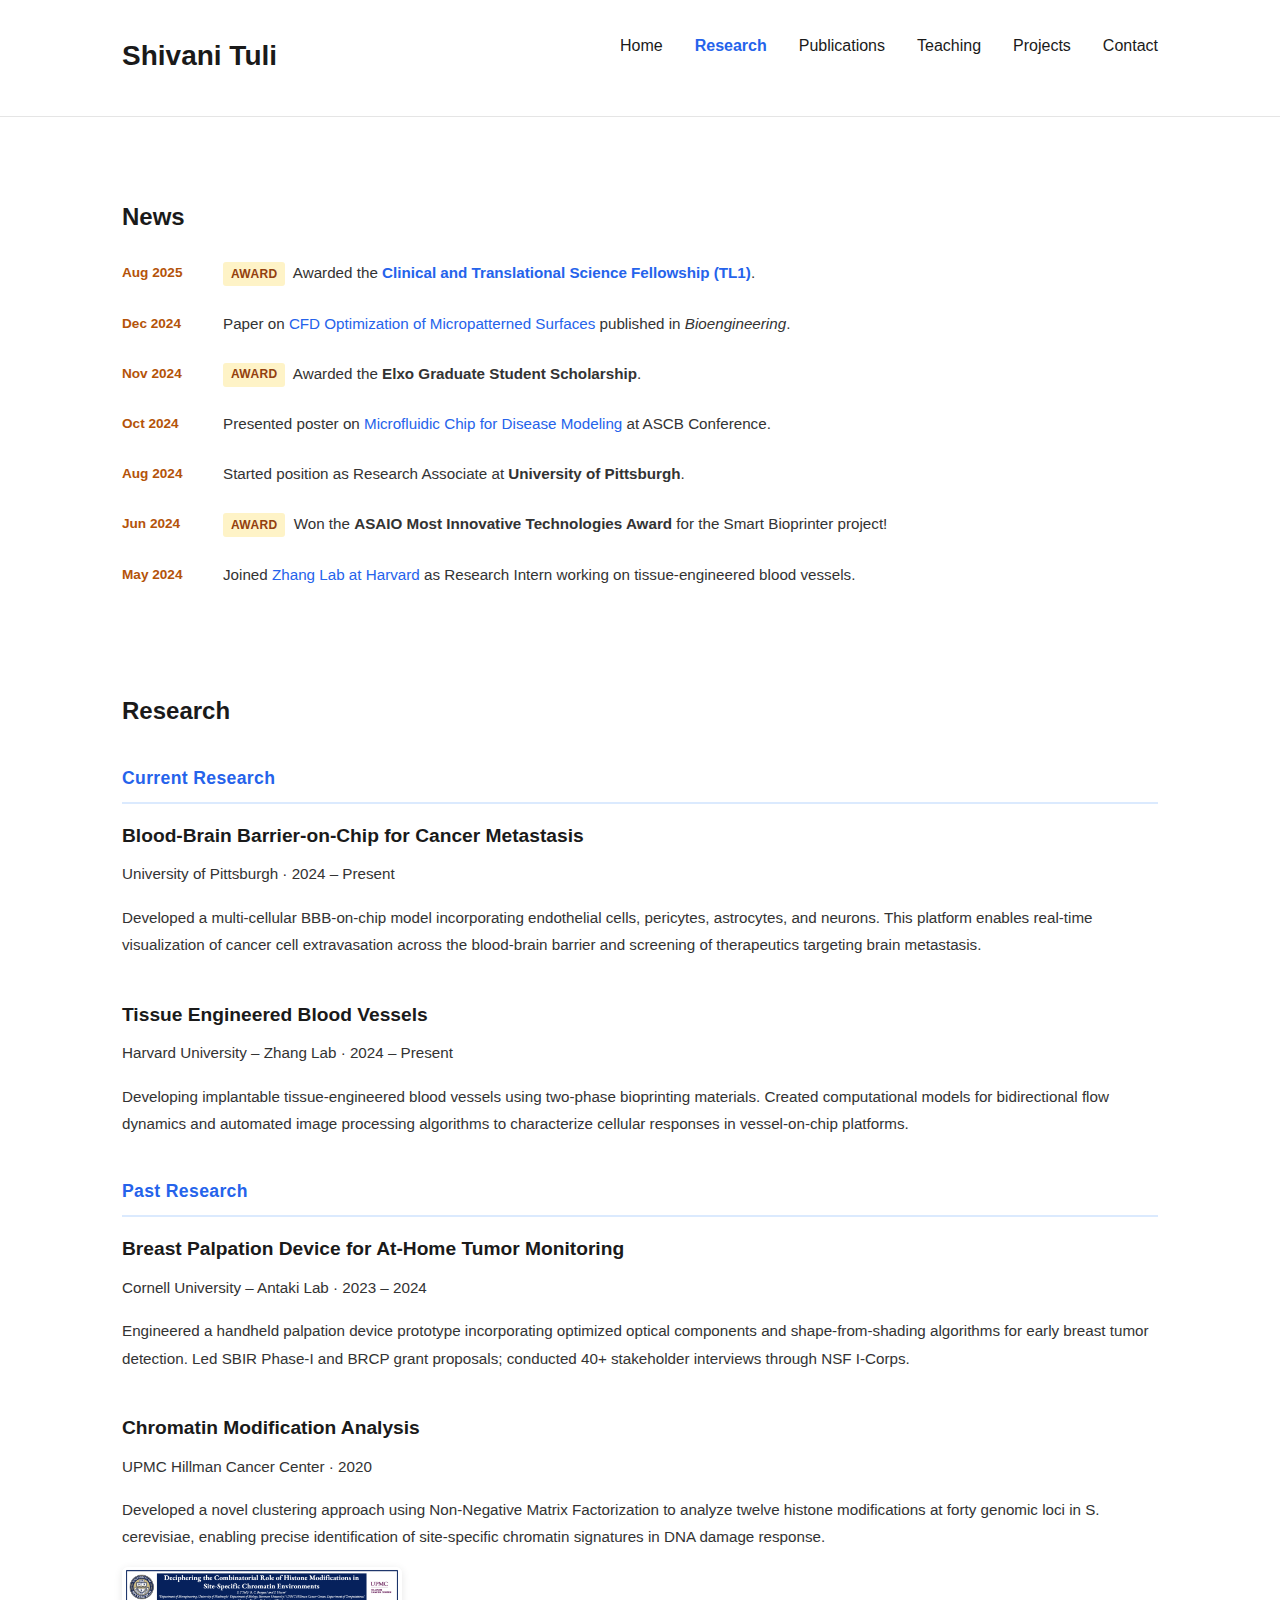
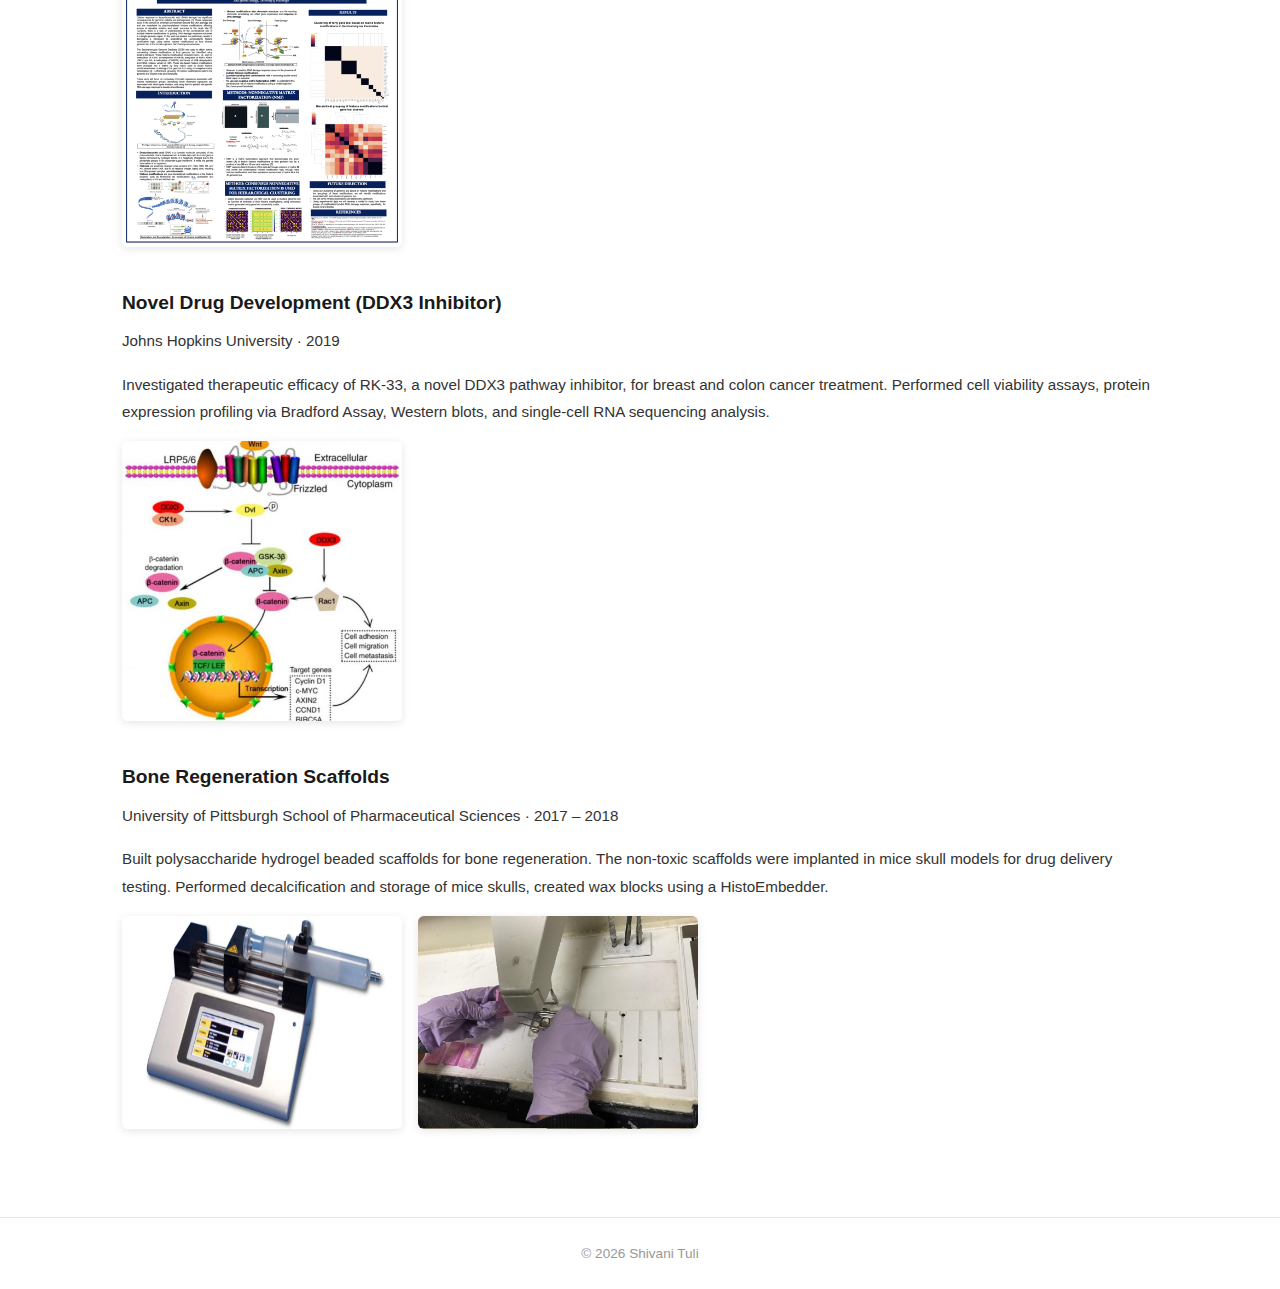
<file: research.html>
<!DOCTYPE html>
<html lang="en">

<head>
    <meta charset="UTF-8">
    <meta name="viewport" content="width=device-width, initial-scale=1.0">
    <title>Research — Shivani Tuli</title>
    <meta name="description"
        content="Research projects by Shivani Tuli in microfluidics, organ-on-chip, bioprinting, cancer research, and medical devices.">
    <link rel="preconnect" href="https://fonts.googleapis.com">
    <link rel="preconnect" href="https://fonts.gstatic.com" crossorigin>
    <link href="https://fonts.googleapis.com/css2?family=Inter:wght@400;500;600;700&display=swap" rel="stylesheet">
    <link rel="stylesheet" href="css/style.css">
</head>

<body>
    <main>
        <div class="container">
            <!-- News Section -->
            <section class="news-section" style="margin-top: 0; border-top: none;">
                <h2 class="section-title" style="margin-top: 0;">News</h2>

                <div class="news-list">
                    <div class="news-item">
                        <span class="news-date">Aug 2025</span>
                        <span class="news-content">
                            <span class="news-tag">Award</span> Awarded the <a
                                href="https://www.icre.pitt.edu/tl1/index.html" target="_blank"><strong>Clinical and
                                    Translational Science Fellowship
                                    (TL1)</strong></a>.
                        </span>
                    </div>

                    <div class="news-item">
                        <span class="news-date">Dec 2024</span>
                        <span class="news-content">
                            Paper on <a href="https://www.mdpi.com/2306-5354/11/11/1092">CFD Optimization of
                                Micropatterned Surfaces</a> published in <em>Bioengineering</em>.
                        </span>
                    </div>

                    <div class="news-item">
                        <span class="news-date">Nov 2024</span>
                        <span class="news-content">
                            <span class="news-tag">Award</span> Awarded the <strong>Elxo Graduate Student
                                Scholarship</strong>.
                        </span>
                    </div>

                    <div class="news-item">
                        <span class="news-date">Oct 2024</span>
                        <span class="news-content">
                            Presented poster on <a href="poster-ascb-2024.html">Microfluidic Chip for Disease
                                Modeling</a> at ASCB
                            Conference.
                        </span>
                    </div>

                    <div class="news-item">
                        <span class="news-date">Aug 2024</span>
                        <span class="news-content">
                            Started position as Research Associate at <strong>University of Pittsburgh</strong>.
                        </span>
                    </div>

                    <div class="news-item">
                        <span class="news-date">Jun 2024</span>
                        <span class="news-content">
                            <span class="news-tag">Award</span> Won the <strong>ASAIO Most Innovative Technologies
                                Award</strong> for the Smart
                            Bioprinter project!
                        </span>
                    </div>

                    <div class="news-item">
                        <span class="news-date">May 2024</span>
                        <span class="news-content">
                            Joined <a href="https://yszhang.bwh.harvard.edu/">Zhang Lab at Harvard</a> as Research
                            Intern working on tissue-engineered blood vessels.
                        </span>
                    </div>
                </div>
            </section>

            <!-- Research Section -->
            <section style="margin-top: 4rem;">
                <h2 class="section-title" style="margin-top: 0;">Research</h2>

                <h3 class="research-category">Current Research</h3>

                <div class="research-section">
                    <h3>Blood-Brain Barrier-on-Chip for Cancer Metastasis</h3>
                    <p class="research-meta">University of Pittsburgh · 2024 – Present</p>
                    <p>
                        Developed a multi-cellular BBB-on-chip model incorporating endothelial cells, pericytes,
                        astrocytes, and neurons. This platform enables real-time visualization of cancer cell
                        extravasation across the blood-brain barrier and screening of therapeutics targeting brain
                        metastasis.
                    </p>
                </div>

                <div class="research-section">
                    <h3>Tissue Engineered Blood Vessels</h3>
                    <p class="research-meta">Harvard University – Zhang Lab · 2024 – Present</p>
                    <p>
                        Developing implantable tissue-engineered blood vessels using two-phase bioprinting materials.
                        Created computational models for bidirectional flow dynamics and automated image processing
                        algorithms to characterize cellular responses in vessel-on-chip platforms.
                    </p>
                </div>

                <h3 class="research-category">Past Research</h3>

                <div class="research-section">
                    <h3>Breast Palpation Device for At-Home Tumor Monitoring</h3>
                    <p class="research-meta">Cornell University – Antaki Lab · 2023 – 2024</p>
                    <p>
                        Engineered a handheld palpation device prototype incorporating optimized optical components and
                        shape-from-shading algorithms for early breast tumor detection. Led SBIR Phase-I and BRCP grant
                        proposals; conducted 40+ stakeholder interviews through NSF I-Corps.
                    </p>
                </div>

                <div class="research-section">
                    <h3>Chromatin Modification Analysis</h3>
                    <p class="research-meta">UPMC Hillman Cancer Center · 2020</p>
                    <p>
                        Developed a novel clustering approach using Non-Negative Matrix Factorization to analyze twelve
                        histone modifications at forty genomic loci in S. cerevisiae, enabling precise identification of
                        site-specific chromatin signatures in DNA damage response.
                    </p>
                    <div class="research-images">
                        <img src="assets/images/bioinformatics.png" alt="Bioinformatics Analysis">
                    </div>
                </div>

                <div class="research-section">
                    <h3>Novel Drug Development (DDX3 Inhibitor)</h3>
                    <p class="research-meta">Johns Hopkins University · 2019</p>
                    <p>
                        Investigated therapeutic efficacy of RK-33, a novel DDX3 pathway inhibitor, for breast and colon
                        cancer treatment. Performed cell viability assays, protein expression profiling via Bradford
                        Assay, Western blots, and single-cell RNA sequencing analysis.
                    </p>
                    <div class="research-images">
                        <img src="assets/images/ddx3_pathway.jpeg" alt="DDX3 Pathway">
                    </div>
                </div>

                <div class="research-section">
                    <h3>Bone Regeneration Scaffolds</h3>
                    <p class="research-meta">University of Pittsburgh School of Pharmaceutical Sciences · 2017 – 2018
                    </p>
                    <p>
                        Built polysaccharide hydrogel beaded scaffolds for bone regeneration. The non-toxic scaffolds
                        were implanted in mice skull models for drug delivery testing. Performed decalcification and
                        storage of mice skulls, created wax blocks using a HistoEmbedder.
                    </p>
                    <div class="research-images">
                        <img src="assets/images/bone_scaffold_syringe.jpeg" alt="Syringe Pump">
                        <img src="assets/images/bone_scaffold_embedder.jpeg" alt="Histo Embedder">
                    </div>
                </div>
            </section>
        </div>
    </main>

    <script src="js/components.js"></script>
</body>

</html>
</file>
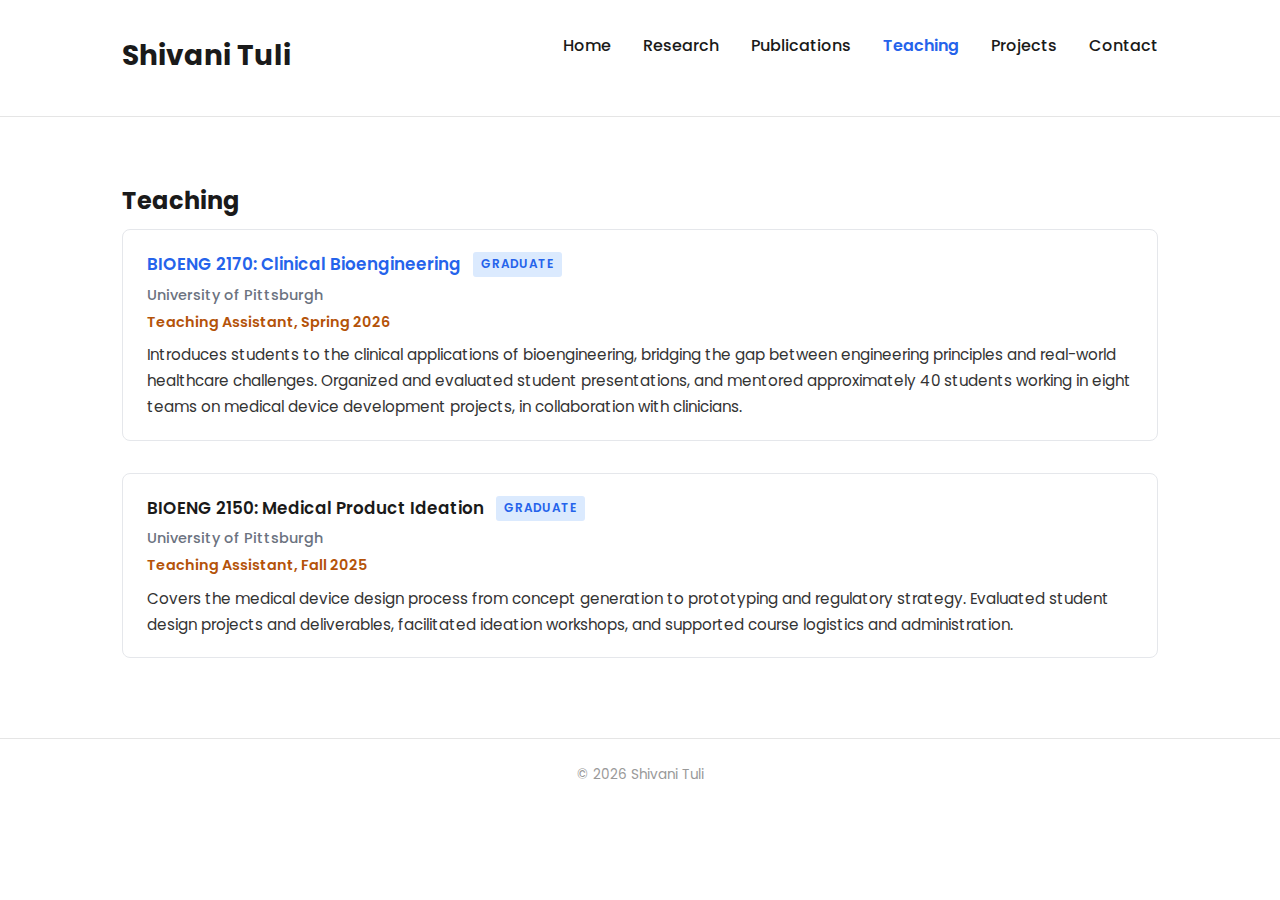
<file: teaching.html>
<!DOCTYPE html>
<html lang="en">

<head>
    <meta charset="UTF-8">
    <meta name="viewport" content="width=device-width, initial-scale=1.0">
    <title>Teaching — Shivani Tuli</title>
    <meta name="description"
        content="Teaching experience by Shivani Tuli — Teaching Assistant for bioengineering courses at the University of Pittsburgh.">
    <link rel="preconnect" href="https://fonts.googleapis.com">
    <link rel="preconnect" href="https://fonts.gstatic.com" crossorigin>
    <link href="https://fonts.googleapis.com/css2?family=Poppins:wght@400;500;600;700&display=swap" rel="stylesheet">
    <link rel="stylesheet" href="css/style.css">
</head>

<body>
    <main>
        <div class="container">
            <section class="teaching-section">
                <h2 class="section-title page-title" style="margin-top: 0;">Teaching</h2>

                <div class="teaching-item">
                    <div class="teaching-header">
                        <h3 class="teaching-course">
                            <a href="https://catalog.upp.pitt.edu/preview_course_nopop.php?catoid=6&coid=8820"
                                target="_blank">BIOENG 2170: Clinical Bioengineering</a>
                        </h3>
                        <span class="teaching-level">Graduate</span>
                    </div>
                    <div class="teaching-meta">University of Pittsburgh</div>
                    <div class="teaching-role">Teaching Assistant, Spring 2026</div>
                    <p class="teaching-description">
                        Introduces students to the clinical applications of bioengineering, bridging the gap between
                        engineering principles and real-world healthcare challenges. Organized and evaluated student
                        presentations, and mentored approximately 40 students working in eight teams on medical device
                        development projects, in collaboration with clinicians.
                    </p>
                </div>

                <div class="teaching-item">
                    <div class="teaching-header">
                        <h3 class="teaching-course">BIOENG 2150: Medical Product Ideation</h3>
                        <span class="teaching-level">Graduate</span>
                    </div>
                    <div class="teaching-meta">University of Pittsburgh</div>
                    <div class="teaching-role">Teaching Assistant, Fall 2025</div>
                    <p class="teaching-description">
                        Covers the medical device design process from concept generation to prototyping and regulatory
                        strategy. Evaluated student design projects and deliverables, facilitated ideation workshops,
                        and supported course logistics and administration.
                    </p>
                </div>
            </section>
        </div>
    </main>

    <script src="js/components.js"></script>
</body>

</html>
</file>
<file: css/style.css>
/* ============================================
   Shivani Tuli — Simple, Clean Design
   ============================================ */

* {
    margin: 0;
    padding: 0;
    box-sizing: border-box;
}

body {
    font-family: 'Poppins', -apple-system, BlinkMacSystemFont, sans-serif;
    background: #ffffff;
    color: #1a1a1a;
    line-height: 1.7;
    font-size: 16px;
}

.container {
    max-width: 1100px;
    margin: 0 auto;
    padding: 0 2rem;
}

/* ============================================
   HEADER
   ============================================ */
header {
    padding: 2rem 0;
    border-bottom: 1px solid #e5e5e5;
}

.header-content {
    display: flex;
    justify-content: space-between;
    align-items: flex-start;
}

.header-left h1 {
    font-size: 1.75rem;
    font-weight: 700;
    color: #1a1a1a;
    margin-bottom: 0.25rem;
}

.header-left p {
    font-size: 1rem;
    color: #666;
    font-weight: 400;
}

nav ul {
    display: flex;
    gap: 2rem;
    list-style: none;
}

nav a {
    text-decoration: none;
    color: #1a1a1a;
    font-size: 1rem;
    font-weight: 500;
    transition: color 0.2s;
}

nav a:hover {
    color: #666;
}

nav a.active {
    color: #2563eb;
    font-weight: 600;
}

/* ============================================
   MAIN CONTENT
   ============================================ */
main {
    padding: 3rem 0;
}

/* ============================================
   HOME — INTRO SECTION
   ============================================ */
.intro-section {
    display: grid;
    grid-template-columns: 1fr 320px;
    gap: 4rem;
    align-items: start;
}

.intro-text p {
    margin-bottom: 1.5rem;
    color: #333;
    font-size: 1rem;
    line-height: 1.8;
}

.profile-image {
    display: flex;
    flex-direction: column;
    align-items: center;
}

.profile-image img {
    width: 280px;
    height: 280px;
    border-radius: 50%;
    object-fit: cover;
    object-position: center top;
}

.social-links {
    display: flex;
    align-items: center;
    justify-content: center;
    gap: 0.5rem;
    margin-top: 1rem;
    flex-wrap: wrap;
}

.social-link {
    color: #2563eb;
    text-decoration: none;
    font-size: 0.85rem;
    font-weight: 500;
    padding: 0.3rem 0.65rem;
    border: 1px solid #dbeafe;
    border-radius: 4px;
    transition: all 0.2s;
    background: #f8fafc;
}

.social-link:hover {
    background: #2563eb;
    color: #fff;
    border-color: #2563eb;
    text-decoration: none;
}

/* Dot indicators for interests and skills */
.interest-dot,
.skill-dot {
    display: inline-block;
    width: 6px;
    height: 6px;
    background: #2563eb;
    border-radius: 50%;
    margin-right: 0.5rem;
    flex-shrink: 0;
}

/* Experience Section */
.experience-section {
    margin-top: 3rem;
    padding-top: 2rem;
    border-top: 1px solid #e5e7eb;
}

.experience-list {
    display: flex;
    flex-direction: column;
    gap: 1rem;
}

.exp-item {
    display: flex;
    gap: 1.5rem;
    align-items: baseline;
}

.exp-date {
    color: #6b7280;
    font-size: 0.9rem;
    font-weight: 500;
    min-width: 120px;
    flex-shrink: 0;
}

.exp-details {
    color: #333;
    font-size: 0.95rem;
    line-height: 1.5;
}

/* Research Category Headings */
.research-category {
    color: #2563eb;
    font-size: 1.1rem;
    font-weight: 600;
    margin-top: 2rem;
    margin-bottom: 1rem;
    padding-bottom: 0.5rem;
    border-bottom: 2px solid #dbeafe;
    letter-spacing: 0.02em;
}

/* ============================================
   SECTION TITLES
   ============================================ */
.section-title {
    font-size: 1.5rem;
    font-weight: 700;
    color: #1a1a1a;
    margin-top: 2.5rem;
    margin-bottom: 1rem;
}

/* ============================================
   RESEARCH INTERESTS GRID
   ============================================ */
.interests-grid {
    display: grid;
    grid-template-columns: 1fr 1fr;
    gap: 0.75rem 2rem;
}

.interest-item {
    display: flex;
    align-items: center;
    gap: 0.5rem;
    font-size: 1rem;
    color: #333;
}

.interest-item .icon {
    font-size: 1rem;
}

/* ============================================
   EDUCATION
   ============================================ */
.education-list {
    display: flex;
    flex-direction: column;
    gap: 0.75rem;
}

.edu-item {
    display: flex;
    align-items: flex-start;
    gap: 0.5rem;
}

.edu-item .icon {
    font-size: 1rem;
    margin-top: 0.15rem;
}

.edu-item p {
    color: #333;
    font-size: 1rem;
    line-height: 1.6;
}

/* ============================================
   SKILLS
   ============================================ */
.skills-section {
    margin-top: 2rem;
}

.skills-grid {
    display: grid;
    grid-template-columns: 1fr 1fr;
    gap: 0.75rem 2rem;
}

.skill-item {
    display: flex;
    align-items: center;
    gap: 0.5rem;
    font-size: 0.95rem;
    color: #333;
    line-height: 1.4;
}

/* ============================================
   NEWS SECTION
   ============================================ */
.news-section {
    margin-top: 3rem;
    padding: 2rem 0;
    border-top: 1px solid #f0f0f0;
}

.news-list {
    display: flex;
    flex-direction: column;
    gap: 0.6rem;
}

.news-item {
    display: flex;
    align-items: flex-start;
    gap: 1rem;
    padding: 0.5rem 0;
}

.news-date {
    font-size: 0.85rem;
    font-weight: 600;
    color: #b45309;
    min-width: 85px;
    flex-shrink: 0;
}

.news-content {
    color: #333;
    font-size: 0.95rem;
    line-height: 1.6;
}

.news-content a {
    color: #2563eb;
    text-decoration: none;
    font-weight: 500;
}

.news-content a:hover {
    text-decoration: underline;
}

.news-tag {
    display: inline-block;
    background: #fef3c7;
    color: #92400e;
    font-size: 0.75rem;
    font-weight: 600;
    padding: 0.15rem 0.5rem;
    border-radius: 3px;
    text-transform: uppercase;
    letter-spacing: 0.03em;
    vertical-align: middle;
    margin-right: 0.25rem;
}

/* ============================================
   PRESS / FEATURED IN
   ============================================ */
.press-section {
    margin-top: 3rem;
    padding-top: 2rem;
    border-top: 1px solid #e5e7eb;
}

.press-list {
    display: flex;
    flex-direction: column;
    gap: 0.75rem;
}

.press-link {
    display: block;
    padding: 1rem 1.25rem;
    border: 1px solid #e5e7eb;
    border-radius: 6px;
    text-decoration: none;
    transition: all 0.2s;
}

.press-link:hover {
    border-color: #2563eb;
    background: #f8fafc;
}

.press-source {
    display: block;
    font-size: 0.8rem;
    font-weight: 600;
    color: #6b7280;
    text-transform: uppercase;
    letter-spacing: 0.03em;
    margin-bottom: 0.25rem;
}

.press-title {
    display: block;
    font-size: 0.95rem;
    font-weight: 500;
    color: #2563eb;
    line-height: 1.4;
}

.press-date {
    display: block;
    font-size: 0.8rem;
    color: #9ca3af;
    margin-top: 0.25rem;
}

/* ============================================
   PUBLICATIONS
   ============================================ */
.publications-section {
    margin-top: 1rem;
}

.pub-subtitle {
    color: #666;
    font-size: 0.95rem;
    margin-bottom: 1.5rem;
    font-style: italic;
}

.pub-item {
    margin-bottom: 1rem;
    padding: 0.75rem 0;
    border-bottom: 1px solid #f5f5f5;
}

.pub-item:last-child {
    border-bottom: none;
}

.pub-title {
    font-size: 1rem;
    font-weight: 600;
    color: #2563eb;
    margin-bottom: 0.3rem;
    line-height: 1.4;
}

.pub-title a {
    color: #2563eb;
    text-decoration: none;
}

.pub-title a:hover {
    text-decoration: underline;
}

.pub-authors {
    font-size: 0.9rem;
    color: #444;
    margin-bottom: 0.2rem;
    line-height: 1.5;
}

.pub-authors strong {
    font-weight: 600;
    color: #1a1a1a;
}

.pub-venue {
    font-size: 0.85rem;
    color: #666;
    font-style: italic;
}

.pub-award {
    color: #92400e;
    font-size: 0.85rem;
    font-weight: 600;
    margin-top: 0.25rem;
}

/* ============================================
   TEACHING
   ============================================ */
.teaching-section {
    margin-top: 1rem;
}

.teaching-item {
    margin-bottom: 2rem;
    padding: 1.25rem 1.5rem;
    border: 1px solid #e5e7eb;
    border-radius: 8px;
    transition: border-color 0.2s;
}

.teaching-item:hover {
    border-color: #2563eb;
}

.teaching-header {
    display: flex;
    align-items: center;
    gap: 0.75rem;
    margin-bottom: 0.25rem;
}

.teaching-course {
    font-size: 1.05rem;
    font-weight: 600;
    color: #1a1a1a;
    margin: 0;
}

.teaching-course a {
    color: #2563eb;
    text-decoration: none;
}

.teaching-course a:hover {
    text-decoration: underline;
}

.teaching-level {
    font-size: 0.75rem;
    font-weight: 600;
    color: #2563eb;
    background: #dbeafe;
    padding: 0.15rem 0.5rem;
    border-radius: 3px;
    text-transform: uppercase;
    letter-spacing: 0.03em;
    flex-shrink: 0;
}

.teaching-meta {
    font-size: 0.9rem;
    color: #6b7280;
    font-weight: 500;
    margin-bottom: 0.15rem;
}

.teaching-role {
    font-size: 0.9rem;
    color: #b45309;
    font-weight: 600;
    margin-bottom: 0.5rem;
}

.teaching-description {
    color: #333;
    font-size: 0.95rem;
    line-height: 1.7;
    margin: 0;
}

/* ============================================
   RESEARCH / PROJECTS SECTIONS
   ============================================ */
.research-section {
    margin-bottom: 2.5rem;
}

.research-section h3 {
    font-size: 1.2rem;
    font-weight: 600;
    color: #1a1a1a;
    margin-bottom: 0.5rem;
}

.research-meta {
    font-size: 0.9rem;
    color: #b45309;
    font-weight: 500;
    margin-bottom: 0.5rem;
}

.research-section p {
    color: #333;
    line-height: 1.8;
    margin-bottom: 1rem;
    font-size: 0.95rem;
}

.research-images {
    display: flex;
    gap: 1rem;
    margin-top: 1rem;
    flex-wrap: wrap;
}

.research-images img {
    max-width: 280px;
    height: auto;
    border-radius: 6px;
    box-shadow: 0 2px 8px rgba(0, 0, 0, 0.1);
}

/* ============================================
   CONTACT
   ============================================ */
.contact-info p {
    margin-bottom: 0.5rem;
    color: #333;
}

.contact-info a {
    color: #2563eb;
    text-decoration: none;
}

.contact-info a:hover {
    text-decoration: underline;
}

/* ============================================
   FOOTER
   ============================================ */
footer {
    border-top: 1px solid #e5e5e5;
    padding: 1.5rem 0;
    text-align: center;
    color: #999;
    font-size: 0.85rem;
}

/* ============================================
   PAGE TITLE (for inner pages)
   ============================================ */
.page-title {
    margin-bottom: 0.5rem;
}

/* ============================================
   RESPONSIVE
   ============================================ */
@media (max-width: 900px) {
    .intro-section {
        grid-template-columns: 1fr;
    }

    .profile-image {
        order: -1;
        margin-bottom: 2rem;
    }

    .header-content {
        flex-direction: column;
        gap: 1rem;
    }

    nav ul {
        gap: 1.5rem;
    }

    .interests-grid,
    .skills-grid {
        grid-template-columns: 1fr;
    }

    .news-item {
        flex-direction: column;
        gap: 0.25rem;
    }

    .news-date {
        min-width: auto;
    }

    .research-images img {
        max-width: 100%;
    }
}

@media (max-width: 600px) {
    .container {
        padding: 0 1.5rem;
    }

    nav ul {
        gap: 1rem;
        flex-wrap: wrap;
    }
}
</file>
